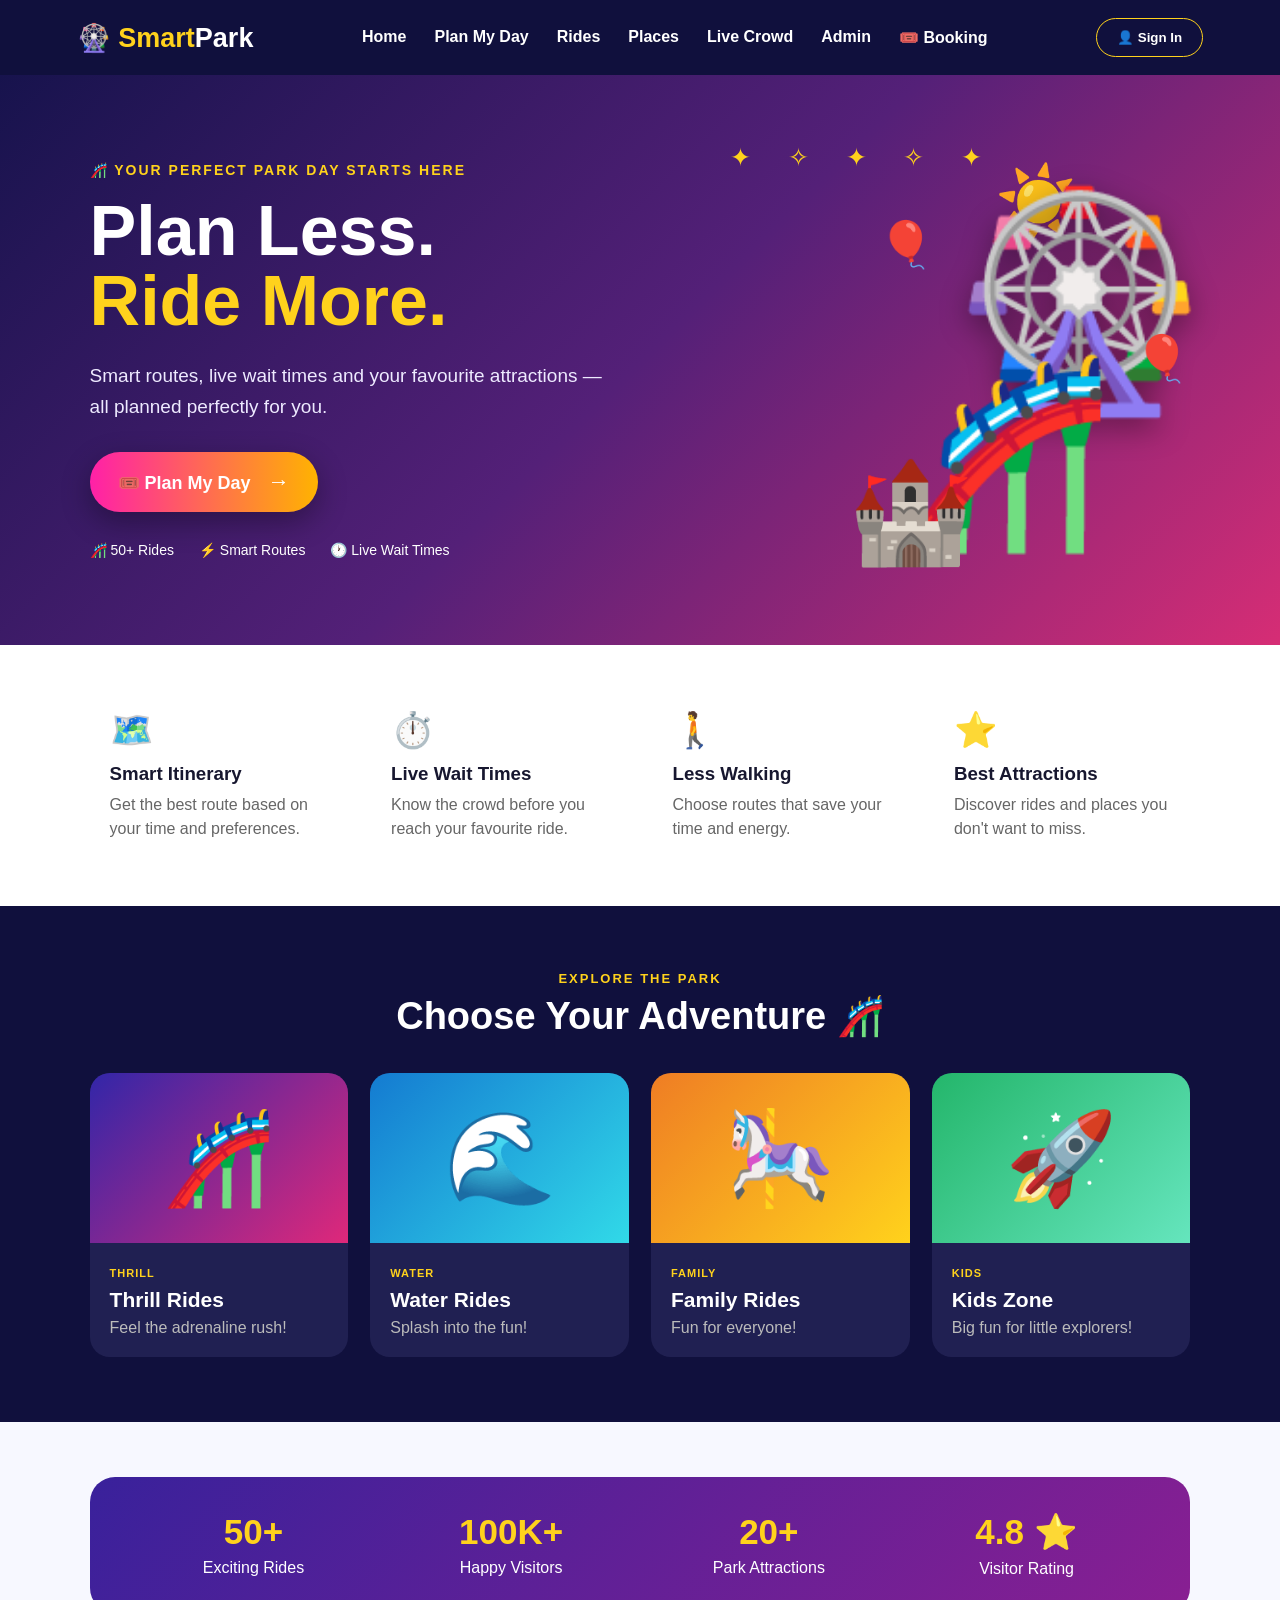
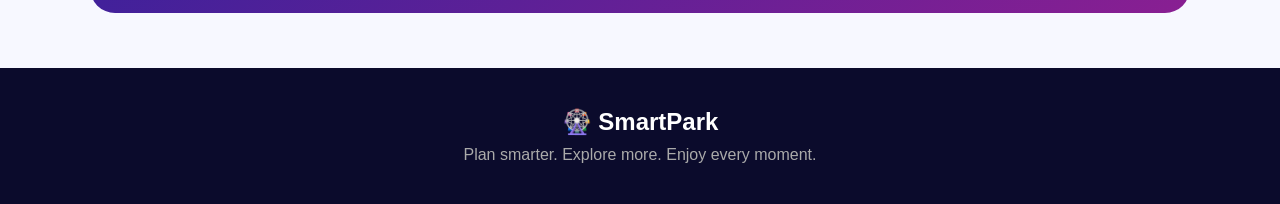
<file: index.html>
<!DOCTYPE html>
<html lang="en">
<head>
    <meta charset="UTF-8">
    <meta name="viewport" content="width=device-width, initial-scale=1.0">

    <title>SmartPark</title>

    <link rel="stylesheet" href="./style.css?v=2">
</head>

<body>

    <nav class="navbar">
        <div class="logo">
            🎡 <span>Smart</span>Park
        </div>

       <div class="nav-links">
    <a href="index.html">Home</a>
    <a href="plan.html">Plan My Day</a>
    <a href="all-rides.html">Rides</a>
    <a href="places.html">Places</a>
    <a href="live-crowd.html">Live Crowd</a>
    <a href="admin-dashboard.html">Admin</a>
    <a href="booking.html">🎟️ Booking</a>
</div>

        <button class="login-btn">👤 Sign In</button>
    </nav>


    <section class="hero">

        <div class="hero-content">

            <div class="small-title">
                🎢 YOUR PERFECT PARK DAY STARTS HERE
            </div>

            <h1>
                Plan Less.<br>
                <span>Ride More.</span>
            </h1>

            <p>
                Smart routes, live wait times and your favourite
                attractions — all planned perfectly for you.
            </p>

            <button class="main-btn" onclick="window.location.href='plan.html'">
    🎟️ Plan My Day <span>→</span>
</button>

            <div class="quick-info">
                <div>🎢 50+ Rides</div>
                <div>⚡ Smart Routes</div>
                <div>🕐 Live Wait Times</div>
            </div>

        </div>


        <div class="park-scene">

            <div class="sun">☀️</div>

            <div class="stars">✦ ✧ ✦ ✧ ✦</div>

            <div class="ferris-wheel">
                🎡
            </div>

            <div class="roller-coaster">
                🎢
            </div>

            <div class="castle">
                🏰
            </div>

            <div class="balloon balloon1">🎈</div>
            <div class="balloon balloon2">🎈</div>

        </div>

    </section>


    <section class="features">

        <div class="feature">
            <div class="feature-icon">🗺️</div>
            <h3>Smart Itinerary</h3>
            <p>Get the best route based on your time and preferences.</p>
        </div>

        <div class="feature">
            <div class="feature-icon">⏱️</div>
            <h3>Live Wait Times</h3>
            <p>Know the crowd before you reach your favourite ride.</p>
        </div>

        <div class="feature">
            <div class="feature-icon">🚶</div>
            <h3>Less Walking</h3>
            <p>Choose routes that save your time and energy.</p>
        </div>

        <div class="feature">
            <div class="feature-icon">⭐</div>
            <h3>Best Attractions</h3>
            <p>Discover rides and places you don't want to miss.</p>
        </div>

    </section>


    <section class="rides">

        <div class="section-heading">
            <p>EXPLORE THE PARK</p>
            <h2>Choose Your Adventure 🎢</h2>
        </div>

        <div class="ride-grid">

            <div class="ride-card thrill">
                <div class="ride-picture">🎢</div>
                <div class="ride-info">
                    <span>THRILL</span>
                    <h3>Thrill Rides</h3>
                    <p>Feel the adrenaline rush!</p>
                </div>
            </div>

            <div class="ride-card water">
                <div class="ride-picture">🌊</div>
                <div class="ride-info">
                    <span>WATER</span>
                    <h3>Water Rides</h3>
                    <p>Splash into the fun!</p>
                </div>
            </div>

            <div class="ride-card family">
                <div class="ride-picture">🎠</div>
                <div class="ride-info">
                    <span>FAMILY</span>
                    <h3>Family Rides</h3>
                    <p>Fun for everyone!</p>
                </div>
            </div>

            <div class="ride-card kids">
                <div class="ride-picture">🚀</div>
                <div class="ride-info">
                    <span>KIDS</span>
                    <h3>Kids Zone</h3>
                    <p>Big fun for little explorers!</p>
                </div>
            </div>

        </div>

    </section>


    <section class="stats">

        <div>
            <strong>50+</strong>
            <p>Exciting Rides</p>
        </div>

        <div>
            <strong>100K+</strong>
            <p>Happy Visitors</p>
        </div>

        <div>
            <strong>20+</strong>
            <p>Park Attractions</p>
        </div>

        <div>
            <strong>4.8 ⭐</strong>
            <p>Visitor Rating</p>
        </div>

    </section>


    <footer>
        <h2>🎡 SmartPark</h2>
        <p>Plan smarter. Explore more. Enjoy every moment.</p>
    </footer>

</body>
</html>
</file>
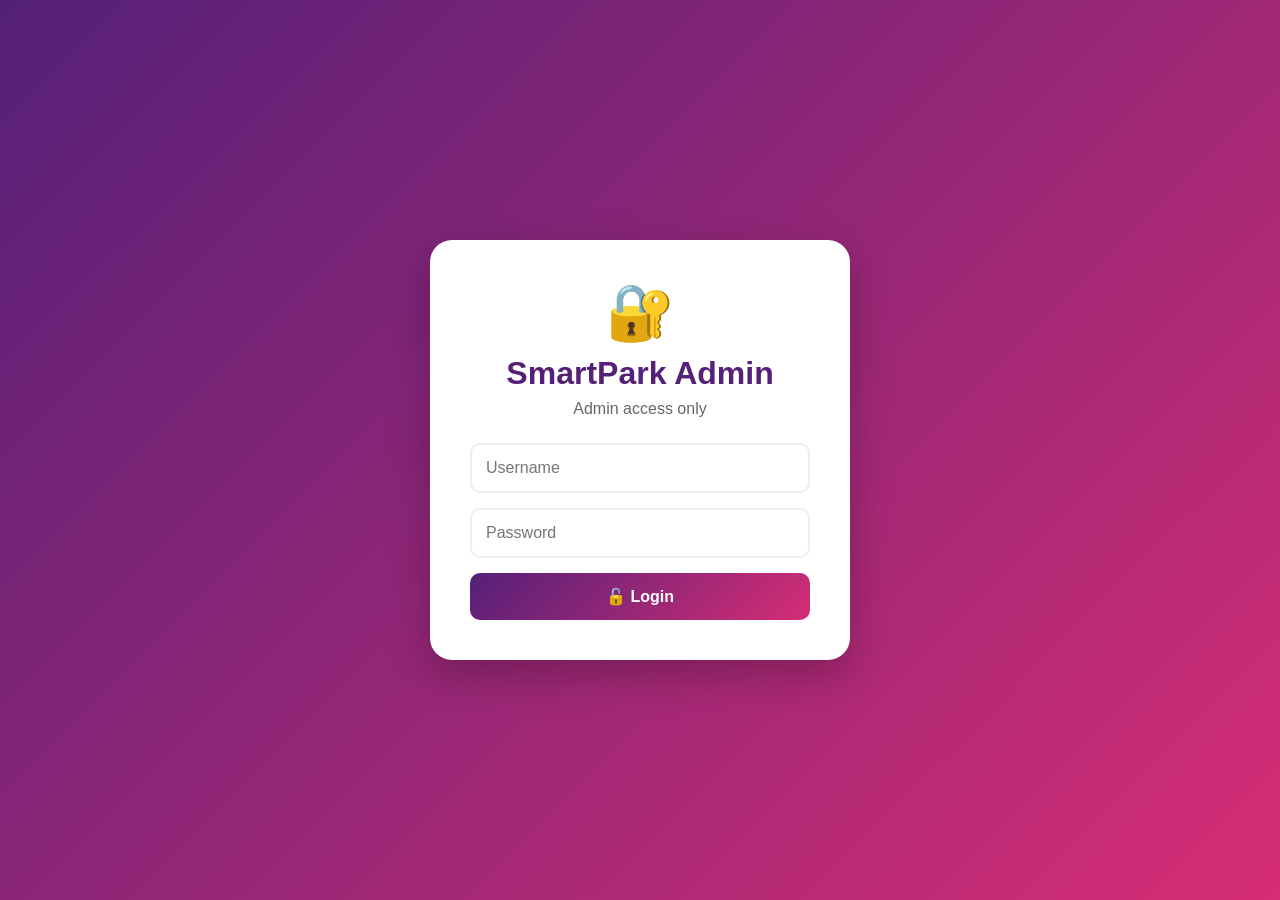
<file: admin-dashboard.html>
<!DOCTYPE html>
<html lang="en">

<head>
    <meta charset="UTF-8">
    <meta name="viewport" content="width=device-width, initial-scale=1.0">

    <title>Admin Dashboard - SmartPark</title>

    <link rel="stylesheet"
          href="https://vijayaranias16-png.github.io/SmartPark/style.css?v=16">

    <style>

        /* =========================
           ADMIN LOGIN
        ========================= */

        #loginPage {
            min-height: 100vh;
            display: flex;
            justify-content: center;
            align-items: center;
            background: linear-gradient(135deg, #542078, #d62d75);
            padding: 20px;
            box-sizing: border-box;
        }

        .login-card {
            background: white;
            width: 100%;
            max-width: 420px;
            padding: 40px;
            border-radius: 22px;
            box-shadow: 0 15px 40px rgba(0,0,0,0.25);
            text-align: center;
            box-sizing: border-box;
        }

        .login-icon {
            font-size: 55px;
            margin-bottom: 10px;
        }

        .login-card h1 {
            margin-bottom: 8px;
            color: #542078;
        }

        .login-card p {
            color: #666;
            margin-bottom: 25px;
        }

        .login-card input {
            width: 100%;
            padding: 14px;
            margin-bottom: 15px;
            border: 2px solid #eee;
            border-radius: 10px;
            box-sizing: border-box;
            font-size: 16px;
        }

        .login-card button {
            width: 100%;
            padding: 14px;
            border: none;
            border-radius: 10px;
            background: linear-gradient(135deg, #542078, #d62d75);
            color: white;
            font-size: 16px;
            font-weight: bold;
            cursor: pointer;
        }

        .login-error {
            color: #d62d75;
            font-weight: bold;
            margin-top: 15px;
            display: none;
        }

        /* =========================
           HIDE ADMIN UNTIL LOGIN
        ========================= */

        #adminPage {
            display: none;
        }

        .logout-btn {
            margin-left: 10px;
            padding: 8px 14px;
            border: none;
            border-radius: 8px;
            background: #d62d75;
            color: white;
            font-weight: bold;
            cursor: pointer;
        }

    </style>

</head>

<body>


<!-- ==================================================
     ADMIN LOGIN PAGE
================================================== -->

<div id="loginPage">

    <div class="login-card">

        <div class="login-icon">
            🔐
        </div>

        <h1>SmartPark Admin</h1>

        <p>Admin access only</p>

        <input
            type="text"
            id="adminUsername"
            placeholder="Username"
        >

        <input
            type="password"
            id="adminPassword"
            placeholder="Password"
        >

        <button onclick="adminLogin()">
            🔓 Login
        </button>

        <div
            id="loginError"
            class="login-error"
        >
            ❌ Invalid username or password
        </div>

    </div>

</div>



<!-- ==================================================
     ADMIN DASHBOARD
================================================== -->

<div id="adminPage">


<nav class="navbar">

    <div class="logo">
        🎢 <span>Smart</span>Park Admin
    </div>

    <div class="nav-links">

        <a href="index.html">
            Home
        </a>

        <a href="live-crowd.html">
            Live Crowd
        </a>

        <button
            class="logout-btn"
            onclick="adminLogout()"
        >
            Logout
        </button>

    </div>

</nav>



<div class="crowd-page">


    <!-- =========================
         HEADER
    ========================= -->

    <div class="crowd-header">

        <p>
            SMARTPARK CONTROL PANEL
        </p>

        <h1>
            👨‍💼 Admin Dashboard
        </h1>

        <span>
            Manage all ride crowd information
        </span>

    </div>



    <!-- =========================
         TICKET COUNT
    ========================= -->

    <div class="crowd-message">

        🎟️ Total Tickets Taken Today

        <br><br>

        <input
            type="number"
            id="ticketCount"
            value="0"
            min="0"
            style="
                padding:12px;
                border-radius:10px;
                border:2px solid #eee;
                width:150px;
                font-size:18px;
                text-align:center;
            "
        >

        <button
            onclick="updateTickets()"
            style="
                padding:12px 20px;
                margin-left:10px;
                border:none;
                border-radius:10px;
                background:#542078;
                color:white;
                font-weight:bold;
                cursor:pointer;
            "
        >
            Update
        </button>

    </div>



    <!-- =========================
         PARK SUMMARY
    ========================= -->

    <div class="crowd-summary">

        <div class="crowd-box">

            <strong id="tickets">
                0
            </strong>

            <small>
                Tickets Taken
            </small>

        </div>


        <div class="crowd-box">

            <strong id="crowdLevel">
                Low
            </strong>

            <small>
                Overall Crowd
            </small>

        </div>


        <div class="crowd-box">

            <strong id="lastUpdated">
                --
            </strong>

            <small>
                Last Updated
            </small>

        </div>

    </div>



    <div
        class="crowd-message"
        id="adminMessage"
    >
        📢 Update ticket count to see the crowd message.
    </div>



    <!-- =========================
         RIDES
    ========================= -->

    <div
        class="crowd-header"
        style="margin-top:40px;"
    >

        <p>
            RIDE MANAGEMENT
        </p>

        <h1 style="font-size:35px;">
            🎢 Update Ride Status
        </h1>

    </div>



    <div
        class="crowd-grid"
        id="adminRideGrid"
    ></div>



    <button
        class="crowd-back"
        onclick="window.location.href='index.html'"
    >
        ← Back to Home
    </button>


</div>

</div>



<!-- ==================================================
     PARK DATA
================================================== -->

<script src="park-data.js"></script>


<script>

/* ==================================================
   ADMIN LOGIN
================================================== */

function adminLogin() {

    const username =
        document.getElementById(
            "adminUsername"
        ).value.trim();

    const password =
        document.getElementById(
            "adminPassword"
        ).value;


    /*
       DEMO ADMIN CREDENTIALS
    */

    if (
        username === "admin" &&
        password === "smartpark123"
    ) {

        sessionStorage.setItem(
            "adminLoggedIn",
            "true"
        );

        document.getElementById(
            "loginPage"
        ).style.display = "none";

        document.getElementById(
            "adminPage"
        ).style.display = "block";


        loadRides();

        loadTicketData();

    }

    else {

        document.getElementById(
            "loginError"
        ).style.display = "block";

    }

}


/* ==================================================
   CHECK LOGIN
================================================== */

function checkAdminLogin() {

    const loggedIn =
        sessionStorage.getItem(
            "adminLoggedIn"
        );


    if (loggedIn === "true") {

        document.getElementById(
            "loginPage"
        ).style.display = "none";

        document.getElementById(
            "adminPage"
        ).style.display = "block";

    }

    else {

        document.getElementById(
            "loginPage"
        ).style.display = "flex";

        document.getElementById(
            "adminPage"
        ).style.display = "none";

    }

}


/* ==================================================
   LOGOUT
================================================== */

function adminLogout() {

    sessionStorage.removeItem(
        "adminLoggedIn"
    );

    location.reload();

}


/* ==================================================
   DISPLAY ALL RIDES
================================================== */

function loadRides() {

    const grid =
        document.getElementById(
            "adminRideGrid"
        );


    grid.innerHTML = "";


    if (
        !window.parkData ||
        !Array.isArray(window.parkData.rides)
    ) {

        grid.innerHTML =
            "<p>❌ Ride data not available.</p>";

        return;

    }


    window.parkData.rides.forEach(
        function(ride) {


            const saved =
                JSON.parse(
                    localStorage.getItem(
                        "ride_" + ride.id
                    )
                );


            const people =
                saved
                    ? saved.people
                    : 0;


            const wait =
                saved
                    ? saved.wait
                    : ride.wait;


            const crowd =
                saved
                    ? saved.crowd
                    : ride.crowd;


            const card =
                document.createElement(
                    "div"
                );


            card.className =
                "crowd-card";


            card.style.display =
                "block";


            card.innerHTML = `

                <div style="
                    display:flex;
                    align-items:center;
                    gap:15px;
                    margin-bottom:18px;
                ">

                    <div class="crowd-icon">
                        ${ride.icon}
                    </div>

                    <div class="crowd-info">

                        <h2>
                            ${ride.name}
                        </h2>

                        <p>
                            ${ride.type} Ride
                        </p>

                    </div>

                </div>


                <label style="
                    display:block;
                    margin-bottom:8px;
                    font-weight:bold;
                ">
                    👥 Current People
                </label>


                <input
                    type="number"
                    id="people_${ride.id}"
                    value="${people}"
                    min="0"
                    style="
                        width:100%;
                        padding:12px;
                        box-sizing:border-box;
                        border:2px solid #eee;
                        border-radius:10px;
                        margin-bottom:15px;
                    "
                >


                <label style="
                    display:block;
                    margin-bottom:8px;
                    font-weight:bold;
                ">
                    ⏱️ Wait Time (minutes)
                </label>


                <input
                    type="number"
                    id="wait_${ride.id}"
                    value="${wait}"
                    min="0"
                    style="
                        width:100%;
                        padding:12px;
                        box-sizing:border-box;
                        border:2px solid #eee;
                        border-radius:10px;
                        margin-bottom:15px;
                    "
                >


                <label style="
                    display:block;
                    margin-bottom:8px;
                    font-weight:bold;
                ">
                    👥 Crowd Status
                </label>


                <select
                    id="crowd_${ride.id}"
                    style="
                        width:100%;
                        padding:12px;
                        border:2px solid #eee;
                        border-radius:10px;
                        margin-bottom:15px;
                    "
                >

                    <option
                        value="Low"
                        ${crowd === "Low"
                            ? "selected"
                            : ""}
                    >
                        🟢 Low
                    </option>

                    <option
                        value="Medium"
                        ${crowd === "Medium"
                            ? "selected"
                            : ""}
                    >
                        🟡 Medium
                    </option>

                    <option
                        value="High"
                        ${crowd === "High"
                            ? "selected"
                            : ""}
                    >
                        🔴 High
                    </option>

                </select>


                <button
                    onclick="updateRide('${ride.id}')"
                    style="
                        width:100%;
                        padding:13px;
                        border:none;
                        border-radius:10px;
                        background:linear-gradient(
                            135deg,
                            #542078,
                            #d62d75
                        );
                        color:white;
                        font-weight:bold;
                        cursor:pointer;
                    "
                >
                    💾 Update ${ride.name}
                </button>

            `;


            grid.appendChild(card);

        }
    );

}


/* ==================================================
   UPDATE RIDE
================================================== */

function updateRide(id) {

    const people =
        Number(
            document.getElementById(
                "people_" + id
            ).value
        );


    const wait =
        Number(
            document.getElementById(
                "wait_" + id
            ).value
        );


    const crowd =
        document.getElementById(
            "crowd_" + id
        ).value;


    const rideData = {

        people: people,

        wait: wait,

        crowd: crowd

    };


    localStorage.setItem(
        "ride_" + id,
        JSON.stringify(rideData)
    );


    alert(
        "✅ Ride updated successfully!"
    );

}


/* ==================================================
   TICKET UPDATE
================================================== */

function updateTickets() {

    const count =
        Number(
            document.getElementById(
                "ticketCount"
            ).value
        );


    document.getElementById(
        "tickets"
    ).textContent = count;


    let level = "Low";

    let message = "";


    if (count < 100) {

        level = "Low";

        message =
            "🟢 Crowd is low! Visitors can enjoy the park comfortably.";

    }

    else if (count < 250) {

        level = "Medium";

        message =
            "🟡 Crowd is moderate. Visitors should plan their rides smartly.";

    }

    else {

        level = "High";

        message =
            "🔴 Crowd is high! Visitors may experience longer waiting times.";

    }


    document.getElementById(
        "crowdLevel"
    ).textContent = level;


    document.getElementById(
        "adminMessage"
    ).textContent = message;


    const now =
        new Date();


    const time =
        now.toLocaleTimeString();


    document.getElementById(
        "lastUpdated"
    ).textContent = time;


    localStorage.setItem(
        "ticketCount",
        count
    );


    localStorage.setItem(
        "crowdLevel",
        level
    );


    localStorage.setItem(
        "lastUpdated",
        time
    );


    localStorage.setItem(
        "crowdMessage",
        message
    );

}


/* ==================================================
   LOAD SAVED TICKETS
================================================== */

function loadTicketData() {

    const tickets =
        localStorage.getItem(
            "ticketCount"
        );


    const level =
        localStorage.getItem(
            "crowdLevel"
        );


    const time =
        localStorage.getItem(
            "lastUpdated"
        );


    const message =
        localStorage.getItem(
            "crowdMessage"
        );


    if (tickets !== null) {

        document.getElementById(
            "ticketCount"
        ).value = tickets;


        document.getElementById(
            "tickets"
        ).textContent = tickets;

    }


    if (level !== null) {

        document.getElementById(
            "crowdLevel"
        ).textContent = level;

    }


    if (time !== null) {

        document.getElementById(
            "lastUpdated"
        ).textContent = time;

    }


    if (message !== null) {

        document.getElementById(
            "adminMessage"
        ).textContent = message;

    }

}


/* ==================================================
   START
================================================== */

checkAdminLogin();

</script>

</body>
</html>
</file>
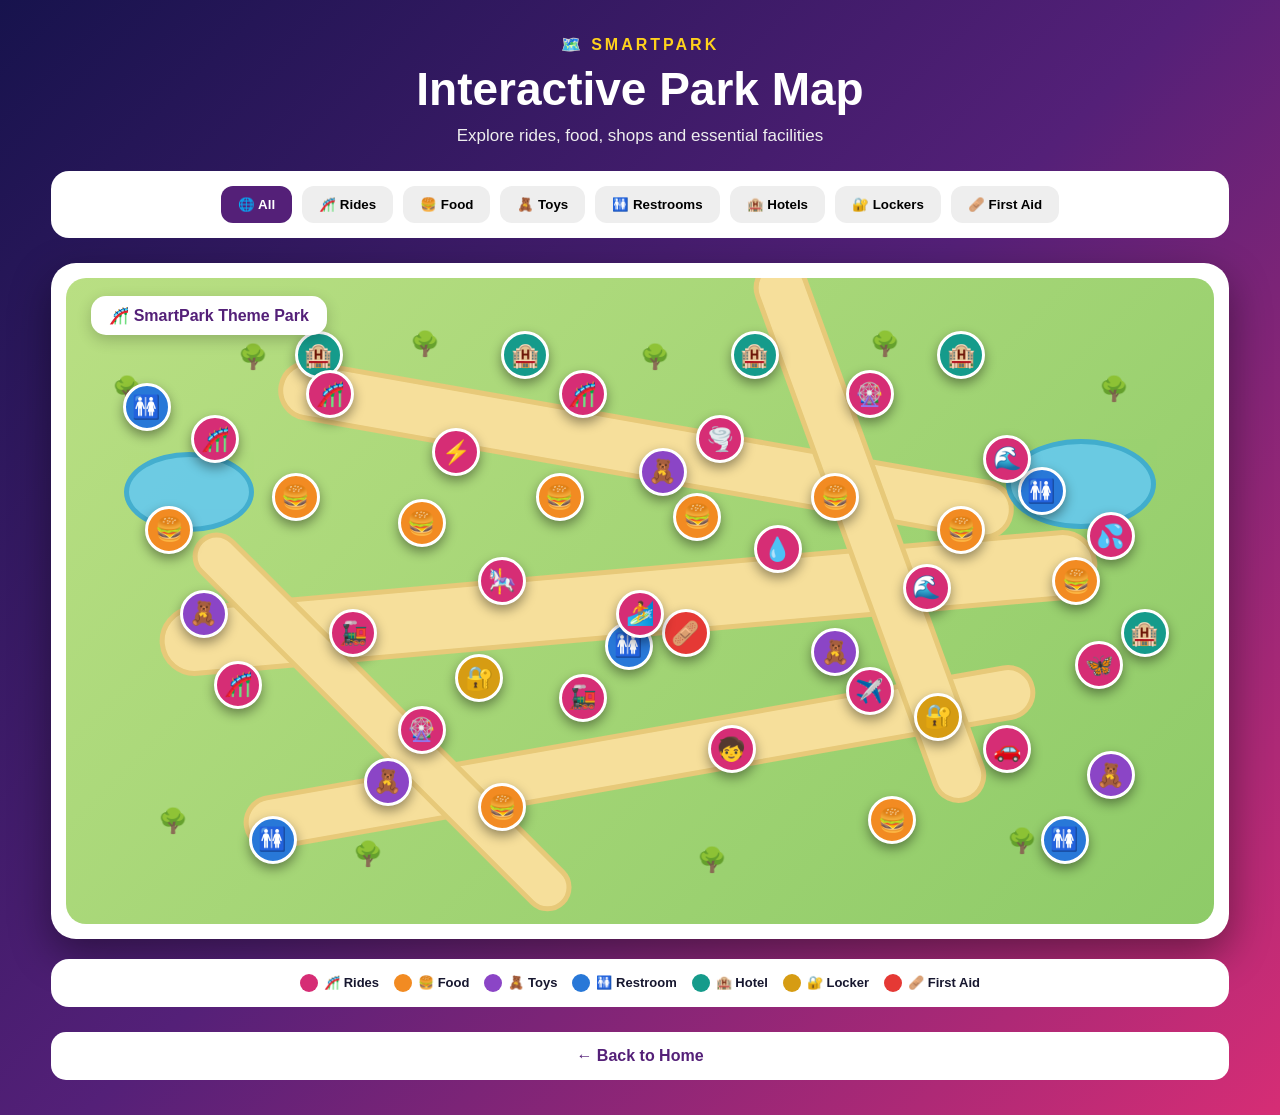
<file: all-rides.html>
<!DOCTYPE html>
<html lang="en">

<head>

    <meta charset="UTF-8">

    <meta name="viewport"
          content="width=device-width, initial-scale=1.0">

    <title>SmartPark Interactive Map</title>

    <link rel="stylesheet"
          href="https://vijayaranias16-png.github.io/SmartPark/style.css?v=17">

    <style>

        * {
            box-sizing: border-box;
        }

        body {
            margin: 0;
            font-family: Arial, sans-serif;
            background: #17134d;
        }

        /* =========================
           MAIN PAGE
        ========================= */

        .map-page {
            min-height: 100vh;
            padding: 35px 4%;
            background:
                linear-gradient(
                    135deg,
                    #17134d,
                    #542078,
                    #d62d75
                );
        }

        /* =========================
           HEADER
        ========================= */

        .map-header {
            text-align: center;
            color: white;
            margin-bottom: 25px;
        }

        .map-header p {
            color: #ffd21c;
            font-weight: bold;
            letter-spacing: 3px;
            margin-bottom: 8px;
        }

        .map-header h1 {
            margin: 0;
            font-size: 46px;
        }

        .map-header span {
            display: block;
            margin-top: 10px;
            color: #eee;
            font-size: 17px;
        }

        /* =========================
           CATEGORY FILTER
        ========================= */

        .category-bar {
            background: white;
            max-width: 1200px;
            margin: 0 auto 25px;
            padding: 15px;
            border-radius: 18px;

            display: flex;
            gap: 10px;
            justify-content: center;
            flex-wrap: wrap;
        }

        .category-btn {
            border: none;
            padding: 11px 17px;
            border-radius: 12px;
            background: #eee;
            cursor: pointer;
            font-weight: bold;
            transition: 0.2s;
        }

        .category-btn:hover {
            transform: translateY(-2px);
        }

        .category-btn.active {
            background: #542078;
            color: white;
        }

        /* =========================
           MAP CONTAINER
        ========================= */

        .map-wrapper {
            max-width: 1250px;
            margin: auto;
            background: white;
            padding: 15px;
            border-radius: 25px;
            box-shadow: 0 15px 40px #0006;
        }

        .park-map {
            position: relative;
            width: 100%;
            aspect-ratio: 16 / 9;
            min-height: 520px;
            overflow: hidden;
            border-radius: 20px;

            background:
                linear-gradient(
                    135deg,
                    #b9df83,
                    #8ecb68
                );
        }

        /* =========================
           PATHS
        ========================= */

        .path {
            position: absolute;
            background: #f6df9b;
            border: 5px solid #e7c979;
            border-radius: 50px;
        }

        .path-one {
            width: 82%;
            height: 70px;
            left: 8%;
            top: 45%;
            transform: rotate(-5deg);
        }

        .path-two {
            width: 65%;
            height: 60px;
            left: 18%;
            top: 22%;
            transform: rotate(10deg);
        }

        .path-three {
            width: 70%;
            height: 55px;
            left: 15%;
            top: 70%;
            transform: rotate(-10deg);
        }

        .path-four {
            width: 50%;
            height: 55px;
            left: 45%;
            top: 35%;
            transform: rotate(70deg);
        }

        .path-five {
            width: 45%;
            height: 48px;
            left: 5%;
            top: 65%;
            transform: rotate(45deg);
        }

        /* =========================
           MAP DECORATION
        ========================= */

        .tree {
            position: absolute;
            font-size: 24px;
            opacity: 0.85;
            pointer-events: none;
        }

        .t1 { left: 4%; top: 15%; }
        .t2 { left: 15%; top: 10%; }
        .t3 { left: 30%; top: 8%; }
        .t4 { left: 50%; top: 10%; }
        .t5 { left: 70%; top: 8%; }
        .t6 { left: 90%; top: 15%; }
        .t7 { left: 8%; top: 82%; }
        .t8 { left: 25%; top: 87%; }
        .t9 { left: 55%; top: 88%; }
        .t10 { left: 82%; top: 85%; }

        /* =========================
           WATER ZONES
        ========================= */

        .water-zone {
            position: absolute;
            background: #65c9ef;
            border: 5px solid #38a9d7;
            border-radius: 50%;
            opacity: 0.9;
        }

        .water-one {
            width: 130px;
            height: 80px;
            left: 5%;
            top: 27%;
        }

        .water-two {
            width: 150px;
            height: 90px;
            right: 5%;
            top: 25%;
        }

        /* =========================
           MAP TITLE
        ========================= */

        .map-title {
            position: absolute;
            top: 18px;
            left: 25px;

            background: white;
            padding: 10px 18px;
            border-radius: 15px;

            font-weight: bold;
            color: #542078;

            box-shadow: 0 5px 15px #0003;
            z-index: 20;
        }

        /* =========================
           MARKERS
        ========================= */

        .map-marker {
            position: absolute;

            width: 48px;
            height: 48px;

            border-radius: 50%;

            border: 3px solid white;

            display: flex;
            align-items: center;
            justify-content: center;

            font-size: 23px;

            cursor: pointer;

            box-shadow:
                0 5px 12px #0006;

            transform:
                translate(-50%, -50%);

            transition: 0.2s;

            z-index: 10;
        }

        .map-marker:hover {
            transform:
                translate(-50%, -50%)
                scale(1.18);

            z-index: 50;
        }

        .map-marker.selected {
            transform:
                translate(-50%, -50%)
                scale(1.3);

            border: 4px solid #ffd21c;
            z-index: 100;
        }

        .ride-marker {
            background: #d62d75;
        }

        .food-marker {
            background: #f28b22;
        }

        .toy-marker {
            background: #8b45c6;
        }

        .restroom-marker {
            background: #2878d8;
        }

        .hotel-marker {
            background: #159b8b;
        }

        .locker-marker {
            background: #d69c13;
        }

        .firstaid-marker {
            background: #e53935;
        }

        /* =========================
           MARKER NUMBER
        ========================= */

        .marker-number {
            position: absolute;

            right: -7px;
            top: -9px;

            width: 20px;
            height: 20px;

            border-radius: 50%;

            background: white;

            color: #542078;

            font-size: 11px;
            font-weight: bold;

            display: flex;
            align-items: center;
            justify-content: center;
        }

        /* =========================
           DETAILS PANEL
        ========================= */

        .details-panel {
            max-width: 1200px;
            margin: 25px auto 0;

            background: white;

            border-radius: 22px;

            padding: 25px;

            display: none;

            box-shadow: 0 12px 30px #0005;
        }

        .details-panel.show {
            display: block;
        }

        .details-header {
            display: flex;
            justify-content: space-between;
            align-items: center;
            gap: 15px;

            border-bottom: 1px solid #eee;

            padding-bottom: 15px;
        }

        .details-title {
            color: #542078;
        }

        .details-title h2 {
            margin: 0 0 5px;
        }

        .details-title p {
            margin: 0;
            color: #777;
        }

        .close-details {
            border: none;
            background: #eee;
            width: 40px;
            height: 40px;
            border-radius: 50%;
            cursor: pointer;
            font-size: 20px;
        }

        .detail-body {
            display: grid;
            grid-template-columns: 260px 1fr;
            gap: 25px;
            margin-top: 20px;
        }

        .detail-image {
            width: 100%;
            height: 180px;
            object-fit: cover;
            border-radius: 15px;
        }

        .detail-icon-box {
            height: 180px;
            border-radius: 15px;

            display: flex;
            justify-content: center;
            align-items: center;

            background: #f4f0fa;

            font-size: 70px;
        }

        .detail-info {
            color: #333;
        }

        .detail-info h3 {
            margin-top: 0;
            color: #542078;
        }

        /* =========================
           NEARBY SECTION
        ========================= */

        .nearby-section {
            margin-top: 25px;
        }

        .nearby-section h3 {
            color: #542078;
            margin-bottom: 12px;
        }

        .nearby-grid {
            display: grid;
            grid-template-columns:
                repeat(3, 1fr);

            gap: 12px;
        }

        .nearby-card {
            border: 2px solid #eee;
            border-radius: 15px;
            padding: 15px;

            cursor: pointer;

            background: #fafafa;

            transition: 0.2s;
        }

        .nearby-card:hover {
            border-color: #542078;
            transform: translateY(-3px);
        }

        .nearby-card strong {
            color: #542078;
        }

        .nearby-distance {
            color: #777;
            font-size: 13px;
            margin-top: 5px;
        }

        /* =========================
           LEGEND
        ========================= */

        .legend {
            max-width: 1200px;
            margin: 20px auto 0;

            background: white;

            padding: 15px;

            border-radius: 18px;

            display: flex;
            gap: 15px;
            justify-content: center;
            flex-wrap: wrap;
        }

        .legend-item {
            display: flex;
            align-items: center;
            gap: 6px;

            font-size: 13px;
            font-weight: bold;
        }

        .legend-dot {
            width: 18px;
            height: 18px;
            border-radius: 50%;
        }

        /* =========================
           BACK BUTTON
        ========================= */

        .back-home {
            display: block;

            max-width: 1200px;

            margin: 25px auto 0;

            padding: 15px;

            background: white;

            color: #542078;

            text-align: center;

            text-decoration: none;

            border-radius: 15px;

            font-weight: bold;
        }

        /* =========================
           MOBILE
        ========================= */

        @media (max-width: 800px) {

            .map-header h1 {
                font-size: 34px;
            }

            .park-map {
                min-height: 450px;
            }

            .map-marker {
                width: 38px;
                height: 38px;
                font-size: 18px;
            }

            .detail-body {
                grid-template-columns: 1fr;
            }

            .nearby-grid {
                grid-template-columns: 1fr;
            }

        }

    </style>

</head>


<body>


<div class="map-page">


    <!-- =========================
         HEADER
    ========================= -->

    <div class="map-header">

        <p>🗺️ SMARTPARK</p>

        <h1>
            Interactive Park Map
        </h1>

        <span>
            Explore rides, food, shops and essential facilities
        </span>

    </div>



    <!-- =========================
         FILTER
    ========================= -->

    <div class="category-bar">

        <button
            class="category-btn active"
            onclick="filterCategory('All', this)">
            🌐 All
        </button>

        <button
            class="category-btn"
            onclick="filterCategory('Ride', this)">
            🎢 Rides
        </button>

        <button
            class="category-btn"
            onclick="filterCategory('Food', this)">
            🍔 Food
        </button>

        <button
            class="category-btn"
            onclick="filterCategory('Toy', this)">
            🧸 Toys
        </button>

        <button
            class="category-btn"
            onclick="filterCategory('Restroom', this)">
            🚻 Restrooms
        </button>

        <button
            class="category-btn"
            onclick="filterCategory('Hotel', this)">
            🏨 Hotels
        </button>

        <button
            class="category-btn"
            onclick="filterCategory('Locker', this)">
            🔐 Lockers
        </button>

        <button
            class="category-btn"
            onclick="filterCategory('FirstAid', this)">
            🩹 First Aid
        </button>

    </div>



    <!-- =========================
         MAP
    ========================= -->

    <div class="map-wrapper">

        <div
            class="park-map"
            id="parkMap">

            <div class="map-title">
                🎢 SmartPark Theme Park
            </div>


            <div class="path path-one"></div>
            <div class="path path-two"></div>
            <div class="path path-three"></div>
            <div class="path path-four"></div>
            <div class="path path-five"></div>


            <div class="water-zone water-one"></div>
            <div class="water-zone water-two"></div>


            <div class="tree t1">🌳</div>
            <div class="tree t2">🌳</div>
            <div class="tree t3">🌳</div>
            <div class="tree t4">🌳</div>
            <div class="tree t5">🌳</div>
            <div class="tree t6">🌳</div>
            <div class="tree t7">🌳</div>
            <div class="tree t8">🌳</div>
            <div class="tree t9">🌳</div>
            <div class="tree t10">🌳</div>

        </div>

    </div>



    <!-- =========================
         DETAILS
    ========================= -->

    <div
        class="details-panel"
        id="detailsPanel">

        <div class="details-header">

            <div class="details-title">

                <h2 id="detailName">
                    Location
                </h2>

                <p id="detailCategory">
                    Category
                </p>

            </div>

            <button
                class="close-details"
                onclick="closeDetails()">
                ×
            </button>

        </div>


        <div class="detail-body">

            <div id="detailVisual"></div>

            <div class="detail-info">

                <h3>
                    📍 Location Details
                </h3>

                <p id="detailDescription"></p>

            </div>

        </div>


        <div class="nearby-section">

            <h3>
                📍 Nearby Locations
            </h3>

            <div
                class="nearby-grid"
                id="nearbyGrid">
            </div>

        </div>

    </div>



    <!-- =========================
         LEGEND
    ========================= -->

    <div class="legend">

        <div class="legend-item">
            <span
                class="legend-dot ride-marker">
            </span>
            🎢 Rides
        </div>

        <div class="legend-item">
            <span
                class="legend-dot food-marker">
            </span>
            🍔 Food
        </div>

        <div class="legend-item">
            <span
                class="legend-dot toy-marker">
            </span>
            🧸 Toys
        </div>

        <div class="legend-item">
            <span
                class="legend-dot restroom-marker">
            </span>
            🚻 Restroom
        </div>

        <div class="legend-item">
            <span
                class="legend-dot hotel-marker">
            </span>
            🏨 Hotel
        </div>

        <div class="legend-item">
            <span
                class="legend-dot locker-marker">
            </span>
            🔐 Locker
        </div>

        <div class="legend-item">
            <span
                class="legend-dot firstaid-marker">
            </span>
            🩹 First Aid
        </div>

    </div>



    <a
        href="index.html"
        class="back-home">

        ← Back to Home

    </a>


</div>



<script src="park-data.js"></script>


<script>

/* ==================================================
   LOCATION DATA
================================================== */

const locations = [];


/* ==================================================
   RIDE DATA
================================================== */

function loadRides() {

    if (
        !window.parkData ||
        !Array.isArray(window.parkData.rides)
    ) {

        console.error(
            "park-data.js rides not found"
        );

        return;

    }


    const ridePositions = [

        [13, 25],
        [23, 18],
        [34, 27],
        [45, 18],
        [57, 25],

        [70, 18],
        [82, 28],
        [91, 40],
        [75, 48],
        [62, 42],

        [50, 52],
        [38, 47],
        [25, 55],
        [15, 63],
        [31, 70],

        [45, 65],
        [58, 73],
        [70, 64],
        [82, 73],
        [90, 60]

    ];


    window.parkData.rides.forEach(
        function(ride, index) {

            const position =
                ridePositions[index] ||
                [50, 50];


            locations.push({

                id:
                    "ride-" +
                    ride.id,

                name:
                    ride.name,

                category:
                    "Ride",

                icon:
                    ride.icon || "🎢",

                x:
                    position[0],

                y:
                    position[1],

                image:
                    ride.image || "",

                description:
                    ride.type +
                    " Ride • " +
                    ride.wait +
                    " min wait • " +
                    ride.crowd +
                    " crowd"

            });

        }
    );

}


/* ==================================================
   FOOD SHOPS - 10
================================================== */

const foodShops = [

    "Madurai Mess",
    "Chennai Tiffin Corner",
    "Kongu Kitchen",
    "Chettinad Treats",
    "Kaveri Food Court",
    "Marina Snacks",
    "Amma's Kitchen",
    "Tamil Virundhu",
    "Jigarthanda Junction",
    "Filter Coffee House"

];


const foodPositions = [

    [9, 39],
    [20, 34],
    [31, 38],
    [43, 34],
    [55, 37],
    [67, 34],
    [78, 39],
    [88, 47],
    [38, 82],
    [72, 84]

];


foodShops.forEach(
    function(name, index) {

        locations.push({

            id:
                "food-" + (index + 1),

            name:
                name,

            category:
                "Food",

            icon:
                "🍔",

            x:
                foodPositions[index][0],

            y:
                foodPositions[index][1],

            description:
                "Food shop serving refreshments and park meals."

        });

    }
);


/* ==================================================
   TOY SHOPS - 5
================================================== */

const toyShops = [

    "Kutty World",
    "Chinna Toys",
    "Tamilan Toy Hub",
    "Little Star Toys",
    "Bommai Veedu"

];


const toyPositions = [

    [12, 52],
    [28, 78],
    [52, 30],
    [67, 58],
    [91, 77]

];


toyShops.forEach(
    function(name, index) {

        locations.push({

            id:
                "toy-" + (index + 1),

            name:
                name,

            category:
                "Toy",

            icon:
                "🧸",

            x:
                toyPositions[index][0],

            y:
                toyPositions[index][1],

            description:
                "Toy shop with gifts and fun park souvenirs."

        });

    }
);


/* ==================================================
   RESTROOMS - 5
================================================== */

const restrooms = [

    "North Gate Restroom",
    "South Gate Restroom",
    "Central Park Restroom",
    "Water Zone Restroom",
    "Kids Zone Restroom"

];


const restroomPositions = [

    [7, 20],
    [18, 87],
    [49, 57],
    [85, 33],
    [87, 87]

];


restrooms.forEach(
    function(name, index) {

        locations.push({

            id:
                "restroom-" +
                (index + 1),

            name:
                name,

            category:
                "Restroom",

            icon:
                "🚻",

            x:
                restroomPositions[index][0],

            y:
                restroomPositions[index][1],

            description:
                "Restroom facility for park visitors."

        });

    }
);


/* ==================================================
   HOTELS - 5
================================================== */

const hotels = [

    "Vaigai Residency",
    "Marina Stay",
    "Madurai Comfort Inn",
    "Kaveri Residency",
    "Jasmine Residency"

];


const hotelPositions = [

    [22, 12],
    [40, 12],
    [60, 12],
    [78, 12],
    [94, 55]

];


hotels.forEach(
    function(name, index) {

        locations.push({

            id:
                "hotel-" +
                (index + 1),

            name:
                name,

            category:
                "Hotel",

            icon:
                "🏨",

            x:
                hotelPositions[index][0],

            y:
                hotelPositions[index][1],

            description:
                "Comfortable stay facility for park visitors."

        });

    }
);


/* ==================================================
   LOCKERS - 2
================================================== */

const lockerPositions = [

    [36, 62],
    [76, 68]

];


lockerPositions.forEach(
    function(position, index) {

        locations.push({

            id:
                "locker-" +
                (index + 1),

            name:
                "Smart Locker " +
                (index + 1),

            category:
                "Locker",

            icon:
                "🔐",

            x:
                position[0],

            y:
                position[1],

            description:
                "Secure locker facility for visitor belongings."

        });

    }
);


/* ==================================================
   FIRST AID - 1
================================================== */

locations.push({

    id:
        "firstaid-1",

    name:
        "SmartPark First Aid",

    category:
        "FirstAid",

    icon:
        "🩹",

    x:
        54,

    y:
        55,

    description:
        "First aid facility for basic visitor assistance."

});


/* ==================================================
   CREATE MARKERS
================================================== */

function createMarkers() {

    const map =
        document.getElementById(
            "parkMap"
        );


    locations.forEach(
        function(location) {

            const marker =
                document.createElement(
                    "button"
                );


            marker.className =
                "map-marker " +
                getMarkerClass(
                    location.category
                );


            marker.style.left =
                location.x + "%";


            marker.style.top =
                location.y + "%";


            marker.innerHTML = `

                ${location.icon}

            `;


            marker.title =
                location.name;


            marker.onclick =
                function() {

                    selectLocation(
                        location.id
                    );

                };


            marker.dataset.id =
                location.id;


            map.appendChild(marker);

        }
    );

}


/* ==================================================
   MARKER COLOR
================================================== */

function getMarkerClass(category) {

    if (category === "Ride")
        return "ride-marker";

    if (category === "Food")
        return "food-marker";

    if (category === "Toy")
        return "toy-marker";

    if (category === "Restroom")
        return "restroom-marker";

    if (category === "Hotel")
        return "hotel-marker";

    if (category === "Locker")
        return "locker-marker";

    if (category === "FirstAid")
        return "firstaid-marker";

    return "";

}


/* ==================================================
   SELECT LOCATION
================================================== */

function selectLocation(id) {

    const location =
        locations.find(
            function(item) {

                return item.id === id;

            }
        );


    if (!location)
        return;


    /* remove previous selected */

    document
        .querySelectorAll(
            ".map-marker"
        )
        .forEach(
            function(marker) {

                marker.classList.remove(
                    "selected"
                );

            }
        );


    /* select current */

    const selectedMarker =
        document.querySelector(
            `[data-id="${id}"]`
        );


    if (selectedMarker) {

        selectedMarker.classList.add(
            "selected"
        );

    }


    /* details */

    document.getElementById(
        "detailName"
    ).textContent =
        location.icon +
        " " +
        location.name;


    document.getElementById(
        "detailCategory"
    ).textContent =
        location.category;


    document.getElementById(
        "detailDescription"
    ).textContent =
        location.description;


    /* visual */

    const visual =
        document.getElementById(
            "detailVisual"
        );


    if (
        location.category === "Ride" &&
        location.image
    ) {

        visual.innerHTML = `

            <img
                class="detail-image"
                src="${location.image}"
                alt="${location.name}"
            >

        `;

    }

    else {

        visual.innerHTML = `

            <div class="detail-icon-box">

                ${location.icon}

            </div>

        `;

    }


    /* nearby */

    showNearby(location);


    /* panel */

    document.getElementById(
        "detailsPanel"
    ).classList.add(
        "show"
    );


    document.getElementById(
        "detailsPanel"
    ).scrollIntoView({

        behavior: "smooth",

        block: "nearest"

    });

}


/* ==================================================
   NEARBY LOCATIONS
================================================== */

function showNearby(current) {

    const nearbyGrid =
        document.getElementById(
            "nearbyGrid"
        );


    const nearby =
        locations

            .filter(
                function(item) {

                    return item.id !==
                        current.id;

                }
            )

            .map(
                function(item) {

                    const dx =
                        item.x -
                        current.x;

                    const dy =
                        item.y -
                        current.y;

                    const distance =
                        Math.sqrt(
                            dx * dx +
                            dy * dy
                        );


                    return {

                        location:
                            item,

                        distance:
                            distance

                    };

                }
            )

            .sort(
                function(a, b) {

                    return a.distance -
                        b.distance;

                }
            )

            .slice(0, 3);


    nearbyGrid.innerHTML = "";


    nearby.forEach(
        function(item) {

            const card =
                document.createElement(
                    "div"
                );


            card.className =
                "nearby-card";


            const estimatedDistance =
                Math.round(
                    item.distance * 12
                );


            card.innerHTML = `

                <strong>

                    ${item.location.icon}
                    ${item.location.name}

                </strong>

                <div class="nearby-distance">

                    📍 Approximately
                    ${estimatedDistance} m away

                </div>

                <div class="nearby-distance">

                    ${item.location.category}

                </div>

            `;


            card.onclick =
                function() {

                    selectLocation(
                        item.location.id
                    );

                };


            nearbyGrid.appendChild(
                card
            );

        }
    );

}


/* ==================================================
   FILTER
================================================== */

function filterCategory(
    category,
    button
) {

    document
        .querySelectorAll(
            ".category-btn"
        )
        .forEach(
            function(btn) {

                btn.classList.remove(
                    "active"
                );

            }
        );


    button.classList.add(
        "active"
    );


    document
        .querySelectorAll(
            ".map-marker"
        )
        .forEach(
            function(marker) {

                const id =
                    marker.dataset.id;


                const location =
                    locations.find(
                        function(item) {

                            return item.id === id;

                        }
                    );


                if (
                    category === "All" ||
                    location.category === category
                ) {

                    marker.style.display =
                        "flex";

                }

                else {

                    marker.style.display =
                        "none";

                }

            }
        );

}


/* ==================================================
   CLOSE DETAILS
================================================== */

function closeDetails() {

    document.getElementById(
        "detailsPanel"
    ).classList.remove(
        "show"
    );


    document
        .querySelectorAll(
            ".map-marker"
        )
        .forEach(
            function(marker) {

                marker.classList.remove(
                    "selected"
                );

            }
        );

}


/* ==================================================
   START
================================================== */

loadRides();

createMarkers();

</script>


</body>

</html>
</file>
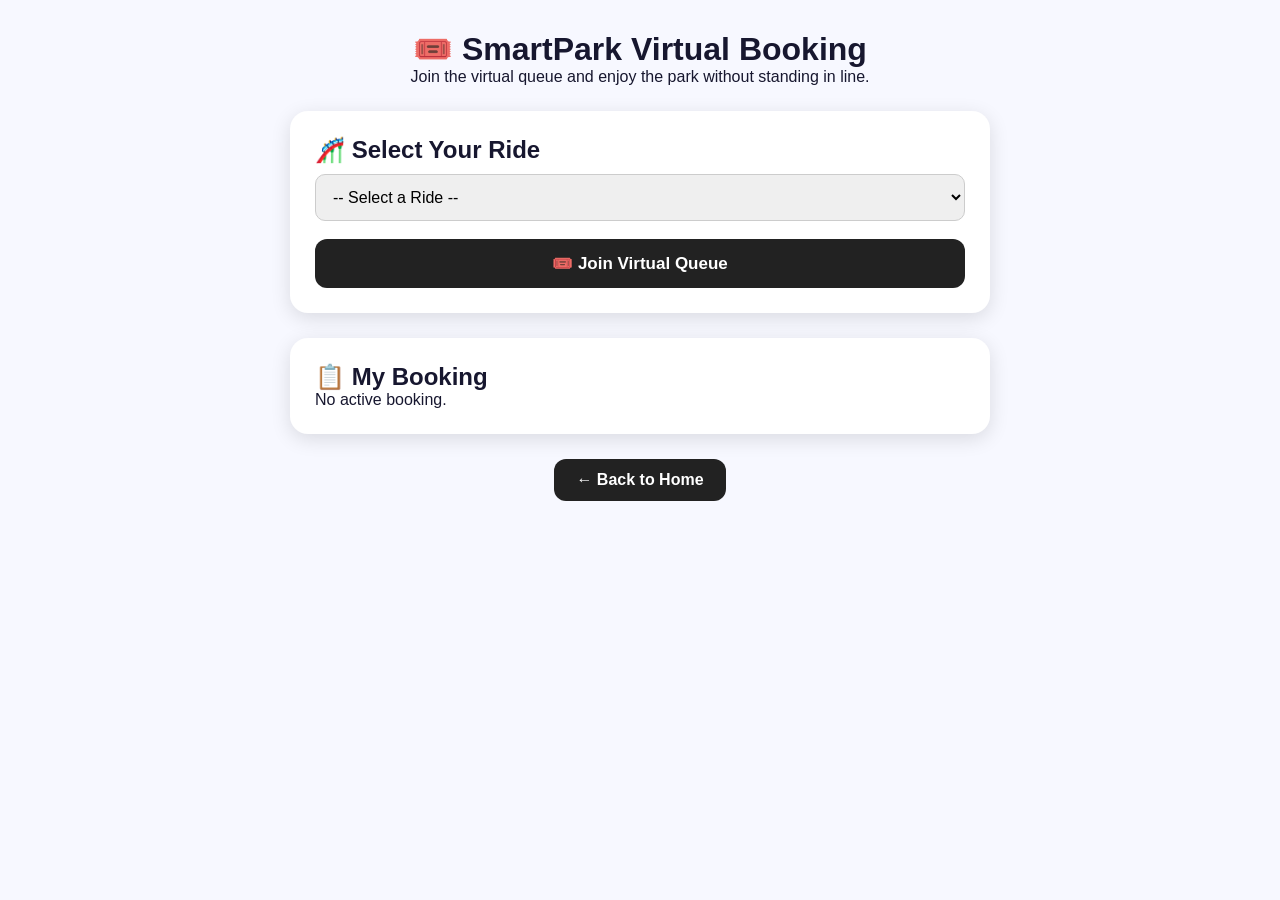
<file: booking.html>
<!DOCTYPE html>
<html lang="en">

<head>
    <meta charset="UTF-8">
    <meta name="viewport" content="width=device-width, initial-scale=1.0">

    <title>SmartPark Booking</title>

    <link rel="stylesheet"
        href="https://vijayaranias16-png.github.io/SmartPark/style.css?v=20">

    <style>
        .booking-page {
            min-height: 100vh;
            padding: 30px 20px;
        }

        .booking-header {
            text-align: center;
            margin-bottom: 25px;
        }

        .booking-card,
        .my-booking {
            max-width: 700px;
            margin: 0 auto 25px;
            background: white;
            padding: 25px;
            border-radius: 18px;
            box-shadow: 0 5px 20px rgba(0,0,0,.12);
        }

        select {
            width: 100%;
            padding: 13px;
            border-radius: 10px;
            border: 1px solid #ccc;
            margin: 10px 0 18px;
            font-size: 16px;
        }

        .ride-status {
            padding: 15px;
            border-radius: 12px;
            background: #f5f5f5;
            margin-bottom: 15px;
            display: none;
        }

        .ride-status.show {
            display: block;
        }

        .join-btn {
            width: 100%;
            padding: 14px;
            border: none;
            border-radius: 12px;
            background: #222;
            color: white;
            font-size: 17px;
            font-weight: bold;
            cursor: pointer;
        }

        .booking-result {
            display: none;
            margin-top: 20px;
            padding: 20px;
            border-radius: 15px;
            background: #f1f8f3;
            text-align: center;
        }

        .booking-result.show {
            display: block;
        }

        .queue-number {
            font-size: 35px;
            font-weight: bold;
            margin: 10px 0;
        }

        .cancel-btn {
            margin-top: 15px;
            padding: 10px 18px;
            border: none;
            border-radius: 10px;
            background: #d9534f;
            color: white;
            cursor: pointer;
        }

        .booking-item {
            padding: 18px;
            border-radius: 15px;
            background: #f7f7f7;
        }

        .low {
            color: green;
            font-weight: bold;
        }

        .medium {
            color: #b07800;
            font-weight: bold;
        }

        .high {
            color: red;
            font-weight: bold;
        }

        .back-home {
            display: block;
            width: fit-content;
            margin: 25px auto;
            padding: 12px 22px;
            background: #222;
            color: white;
            text-decoration: none;
            border-radius: 12px;
            font-weight: bold;
        }
    </style>
</head>

<body>

<div class="booking-page">

    <div class="booking-header">

        <h1>🎟️ SmartPark Virtual Booking</h1>

        <p>
            Join the virtual queue and enjoy the park without standing in line.
        </p>

    </div>


    <div class="booking-card">

        <h2>🎢 Select Your Ride</h2>

        <select id="rideSelect"
                onchange="showRideStatus()">

            <option value="">
                -- Select a Ride --
            </option>

        </select>


        <div id="rideStatus"
             class="ride-status">

            <strong id="statusRide"></strong>

            <p>
                ⏱️ Current Wait:
                <strong id="statusWait"></strong>
            </p>

            <p>
                👥 Current Crowd:
                <strong id="statusCrowd"></strong>
            </p>

            <small>
                🔄 Updated from Admin Dashboard
            </small>

        </div>


        <button class="join-btn"
                onclick="joinQueue()">

            🎟️ Join Virtual Queue

        </button>


        <div id="bookingResult"
             class="booking-result">

            <h2>✅ Queue Joined!</h2>

            <p id="bookedRide"></p>

            <div class="queue-number"
                 id="queueNumber">
                A00
            </div>

            <p>
                Your Queue Number
            </p>

            <p>
                ⏱️ Current Wait:
                <strong id="estimatedTime"></strong>
            </p>

            <p>
                👥 Crowd:
                <strong id="bookedCrowd"></strong>
            </p>

            <p>
                🔔 Status:
                <strong>Waiting</strong>
            </p>

            <button class="cancel-btn"
                    onclick="cancelQueue()">

                ❌ Cancel Queue

            </button>

        </div>

    </div>


    <div class="my-booking">

        <h2>📋 My Booking</h2>

        <div id="myBooking">
            No active booking.
        </div>

    </div>


    <a href="index.html"
       class="back-home">

        ← Back to Home

    </a>

</div>


<script>

/* ==========================================
   RIDE DATA
========================================== */

const rides = [

    {id:1,name:"Vaigai Vortex",wait:10,crowd:"Low"},
    {id:2,name:"Chola Coaster",wait:18,crowd:"Medium"},
    {id:3,name:"Madurai Thunder",wait:22,crowd:"High"},
    {id:4,name:"Marina Rush",wait:15,crowd:"Medium"},
    {id:5,name:"Kaveri Cyclone",wait:25,crowd:"High"},
    {id:6,name:"Tamilan Twist",wait:12,crowd:"Low"},

    {id:7,name:"Vaigai Rapids",wait:25,crowd:"High"},
    {id:8,name:"Kaveri Splash",wait:20,crowd:"Medium"},
    {id:9,name:"Marina Wave",wait:30,crowd:"High"},
    {id:10,name:"Cauvery Falls",wait:14,crowd:"Low"},
    {id:11,name:"Tamil Nadu Aqua Ride",wait:18,crowd:"Medium"},

    {id:12,name:"Meenakshi Carousel",wait:8,crowd:"Low"},
    {id:13,name:"Temple Town Train",wait:12,crowd:"Low"},
    {id:14,name:"Kovil Oorla Ride",wait:16,crowd:"Medium"},
    {id:15,name:"Jasmine Wheel",wait:10,crowd:"Low"},
    {id:16,name:"Pongal Express",wait:15,crowd:"Medium"},

    {id:17,name:"Kutty Chutti Ride",wait:7,crowd:"Low"},
    {id:18,name:"Little Tamilan Flyers",wait:9,crowd:"Low"},
    {id:19,name:"Chinna Chinna Cars",wait:11,crowd:"Medium"},
    {id:20,name:"Butterfly Garden Ride",wait:6,crowd:"Low"}

];


/* ==========================================
   LOAD RIDES
========================================== */

function loadRides() {

    const select =
        document.getElementById("rideSelect");

    rides.forEach(ride => {

        const option =
            document.createElement("option");

        option.value = ride.id;

        option.textContent =
            "🎢 " + ride.name;

        select.appendChild(option);

    });

}


/* ==========================================
   GET ADMIN DATA
========================================== */

function getRideData(ride) {

    const saved =
        localStorage.getItem(
            "ride_" + ride.id
        );

    if (saved) {

        try {

            const data =
                JSON.parse(saved);

            return {

                ...ride,

                wait:
                    data.wait !== undefined
                        ? Number(data.wait)
                        : ride.wait,

                crowd:
                    data.crowd ||
                    ride.crowd

            };

        } catch (error) {

            return ride;

        }

    }

    return ride;

}


/* ==========================================
   GET CROWD COUNT
========================================== */

function getCrowdCount(rideId) {

    const saved =
        localStorage.getItem(
            "ride_" + rideId
        );

    if (!saved) {
        return 0;
    }

    try {

        const data =
            JSON.parse(saved);

        return Number(
            data.people || 0
        );

    } catch (error) {

        return 0;

    }

}


/* ==========================================
   UPDATE RIDE AFTER BOOKING
========================================== */

function updateRideCrowd(ride) {

    const current =
        localStorage.getItem(
            "ride_" + ride.id
        );

    let data = {};

    if (current) {

        try {
            data = JSON.parse(current);
        } catch (error) {
            data = {};
        }

    }


    /* +1 PERSON */

    const oldPeople =
        Number(data.people || 0);

    const newPeople =
        oldPeople + 1;


    /*
       WAIT TIME ALSO INCREASES
       SLIGHTLY FOR DEMO
    */

    const oldWait =
        data.wait !== undefined
            ? Number(data.wait)
            : ride.wait;

    const newWait =
        oldWait + 1;


    /* CROWD CALCULATION */

    let newCrowd = "Low";

    if (newPeople >= 100) {

        newCrowd = "High";

    } else if (newPeople >= 50) {

        newCrowd = "Medium";

    }


    /* SAVE */

    localStorage.setItem(
        "ride_" + ride.id,
        JSON.stringify({

            people: newPeople,

            wait: newWait,

            crowd: newCrowd

        })
    );


    return {

        ...ride,

        people: newPeople,

        wait: newWait,

        crowd: newCrowd

    };

}


/* ==========================================
   SHOW RIDE STATUS
========================================== */

function showRideStatus() {

    const select =
        document.getElementById(
            "rideSelect"
        );

    const id =
        Number(select.value);


    if (!id) {

        document
            .getElementById("rideStatus")
            .classList.remove("show");

        return;

    }


    const original =
        rides.find(
            ride => ride.id === id
        );


    const ride =
        getRideData(original);


    document.getElementById(
        "statusRide"
    ).innerText =
        "🎢 " + ride.name;


    document.getElementById(
        "statusWait"
    ).innerText =
        ride.wait + " minutes";


    document.getElementById(
        "statusCrowd"
    ).innerText =
        ride.crowd;


    document.getElementById(
        "statusCrowd"
    ).className =
        ride.crowd.toLowerCase();


    document
        .getElementById("rideStatus")
        .classList.add("show");

}


/* ==========================================
   JOIN QUEUE
========================================== */

function joinQueue() {

    const select =
        document.getElementById(
            "rideSelect"
        );

    const id =
        Number(select.value);


    if (!id) {

        alert(
            "Please select a ride first!"
        );

        return;

    }


    const original =
        rides.find(
            ride => ride.id === id
        );


    let ride =
        getRideData(original);


    /*
       UPDATE CROWD +1
    */

    ride =
        updateRideCrowd(ride);


    /* QUEUE NUMBER */

    const queueNumber =
        "A" +
        Math.floor(
            10 +
            Math.random() * 90
        );


    /* BOOKING */

    const booking = {

        rideId: ride.id,

        ride: ride.name,

        queue: queueNumber,

        wait: ride.wait,

        crowd: ride.crowd,

        people: ride.people,

        status: "Waiting",

        time:
            new Date()
                .toLocaleTimeString()

    };


    localStorage.setItem(
        "smartParkBooking",
        JSON.stringify(booking)
    );


    /* SHOW RESULT */

    document.getElementById(
        "bookedRide"
    ).innerText =
        "🎢 " + ride.name;


    document.getElementById(
        "queueNumber"
    ).innerText =
        queueNumber;


    document.getElementById(
        "estimatedTime"
    ).innerText =
        ride.wait + " minutes";


    document.getElementById(
        "bookedCrowd"
    ).innerText =
        ride.crowd +
        " (" +
        ride.people +
        " people)";


    document
        .getElementById("bookingResult")
        .classList.add("show");


    showBooking();


    /*
       UPDATE CURRENT STATUS
    */

    showRideStatus();


    alert(
        "🎟️ Queue Joined Successfully!\n\n" +
        "Ride: " + ride.name +
        "\nQueue: " + queueNumber +
        "\nCrowd: " + ride.people +
        " people"
    );

}


/* ==========================================
   SHOW MY BOOKING
========================================== */

function showBooking() {

    const data =
        localStorage.getItem(
            "smartParkBooking"
        );


    const box =
        document.getElementById(
            "myBooking"
        );


    if (!data) {

        box.innerHTML =
            "No active booking.";

        document
            .getElementById("bookingResult")
            .classList.remove("show");

        return;

    }


    const booking =
        JSON.parse(data);


    const original =
        rides.find(
            ride => ride.id === booking.rideId
        );


    if (original) {

        const latest =
            getRideData(original);

        booking.wait =
            latest.wait;

        booking.crowd =
            latest.crowd;

        booking.people =
            getCrowdCount(
                booking.rideId
            );

    }


    box.innerHTML = `

        <div class="booking-item">

            <h3>
                🎢 ${booking.ride}
            </h3>

            <p>
                🎟️ Queue Number:
                <strong>
                    ${booking.queue}
                </strong>
            </p>

            <p>
                ⏱️ Current Wait:
                <strong>
                    ${booking.wait} minutes
                </strong>
            </p>

            <p>
                👥 Current Crowd:
                <strong>
                    ${booking.crowd}
                </strong>
            </p>

            <p>
                👤 People:
                <strong>
                    ${booking.people}
                </strong>
            </p>

            <p>
                🔔 Status:
                <strong>
                    ${booking.status}
                </strong>
            </p>

            <small>
                🔄 Live data from Admin Dashboard
            </small>

        </div>

    `;


    document.getElementById(
        "bookedRide"
    ).innerText =
        "🎢 " + booking.ride;


    document.getElementById(
        "queueNumber"
    ).innerText =
        booking.queue;


    document.getElementById(
        "estimatedTime"
    ).innerText =
        booking.wait + " minutes";


    document.getElementById(
        "bookedCrowd"
    ).innerText =
        booking.crowd +
        " (" +
        booking.people +
        " people)";


    document
        .getElementById("bookingResult")
        .classList.add("show");

}


/* ==========================================
   CANCEL QUEUE
========================================== */

function cancelQueue() {

    const data =
        localStorage.getItem(
            "smartParkBooking"
        );


    if (!data) {
        return;
    }


    const booking =
        JSON.parse(data);


    const original =
        rides.find(
            ride => ride.id === booking.rideId
        );


    /*
       REMOVE ONE PERSON
    */

    if (original) {

        const saved =
            localStorage.getItem(
                "ride_" + original.id
            );


        if (saved) {

            try {

                const rideData =
                    JSON.parse(saved);


                const people =
                    Math.max(
                        0,
                        Number(
                            rideData.people || 0
                        ) - 1
                    );


                let crowd = "Low";


                if (people >= 100) {

                    crowd = "High";

                } else if (people >= 50) {

                    crowd = "Medium";

                }


                localStorage.setItem(
                    "ride_" + original.id,
                    JSON.stringify({

                        people: people,

                        wait:
                            Math.max(
                                original.wait,
                                Number(
                                    rideData.wait || original.wait
                                ) - 1
                            ),

                        crowd: crowd

                    })
                );


            } catch (error) {}

        }

    }


    localStorage.removeItem(
        "smartParkBooking"
    );


    document
        .getElementById("bookingResult")
        .classList.remove("show");


    showBooking();


    alert(
        "❌ Virtual queue cancelled.\n" +
        "Ride crowd updated."
    );

}


/* ==========================================
   AUTO REFRESH
========================================== */

setInterval(
    function () {

        showRideStatus();

        showBooking();

    },
    3000
);


/* ==========================================
   START
========================================== */

loadRides();

showBooking();

</script>

</body>
</html>
</file>
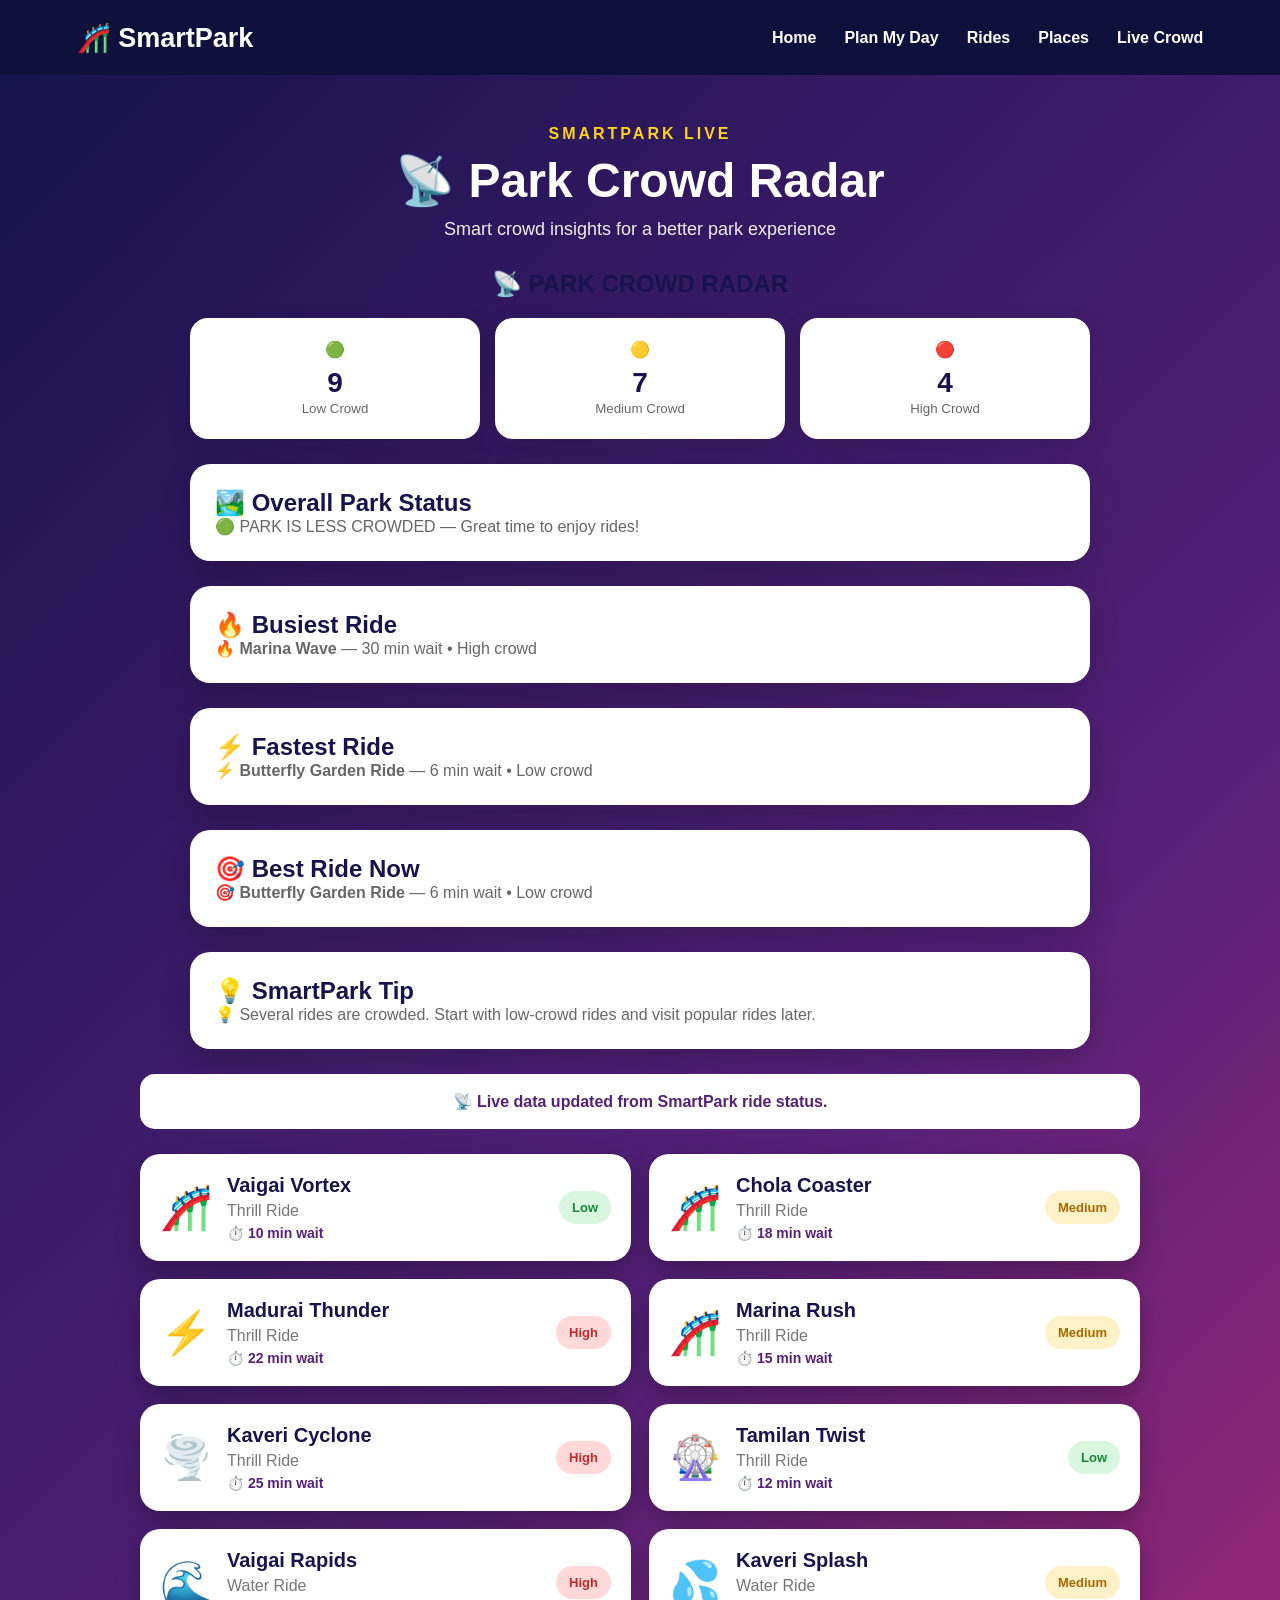
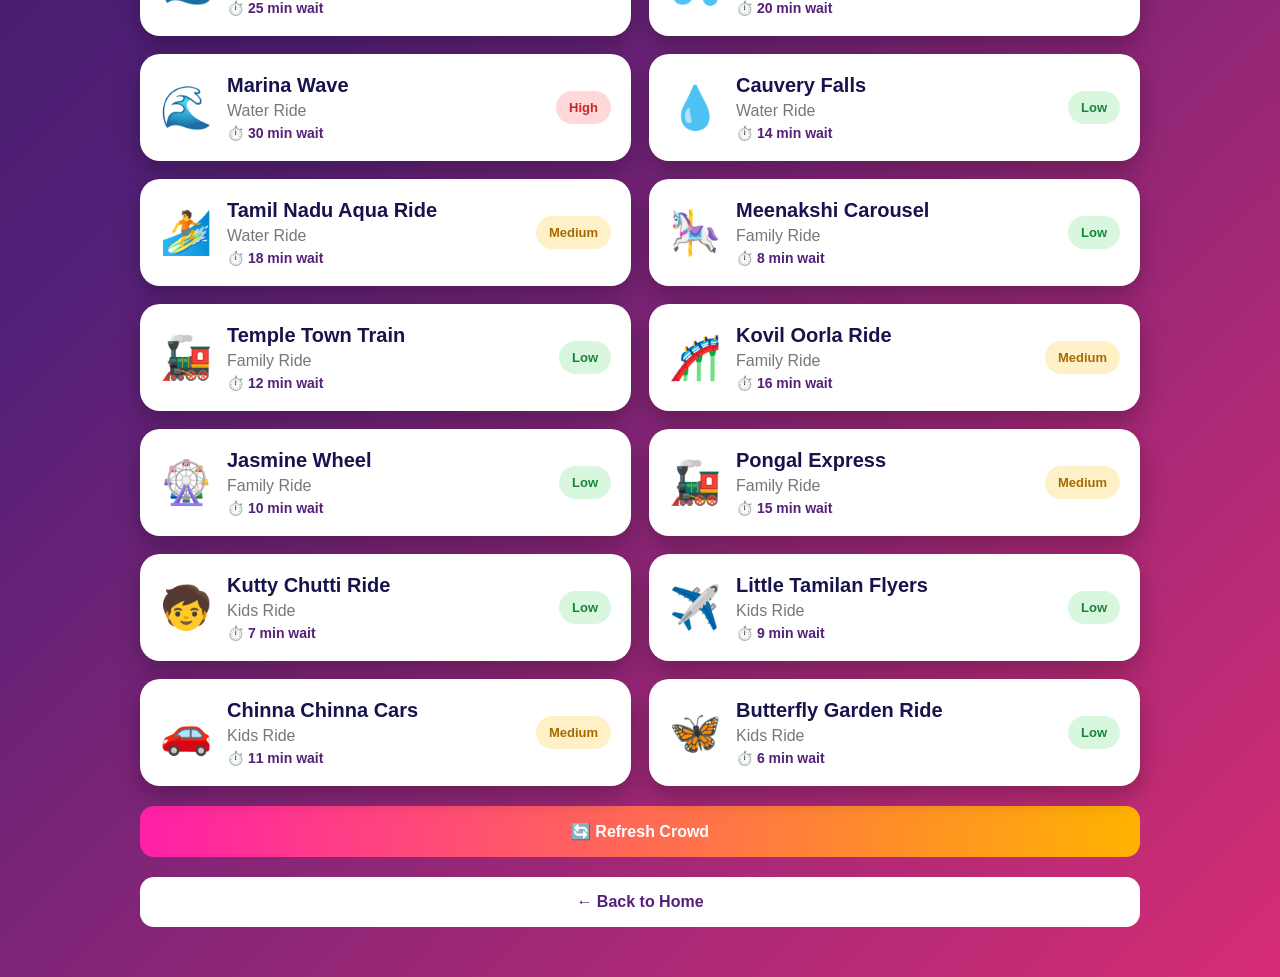
<file: live-crowd.html>
<!DOCTYPE html>
<html lang="en">

<head>

    <meta charset="UTF-8">

    <meta name="viewport"
          content="width=device-width, initial-scale=1.0">

    <title>Live Crowd - SmartPark</title>

    <link rel="stylesheet"
          href="https://vijayaranias16-png.github.io/SmartPark/style.css?v=15">

    <style>

        .radar-title {
            text-align: center;
            color: #17134d;
            margin: 30px 0 20px;
        }

        .radar-grid {
            max-width: 900px;
            margin: auto;
            display: grid;
            grid-template-columns: repeat(3, 1fr);
            gap: 15px;
        }

        .radar-box {
            background: white;
            padding: 22px;
            border-radius: 18px;
            text-align: center;
            box-shadow: 0 8px 25px #0002;
        }

        .radar-box strong {
            display: block;
            font-size: 28px;
            color: #17134d;
            margin-top: 8px;
        }

        .radar-box small {
            color: #666;
        }

        .smart-card {
            max-width: 900px;
            margin: 25px auto;
            padding: 25px;
            background: white;
            border-radius: 20px;
            box-shadow: 0 10px 30px #0003;
        }

        .smart-card h2 {
            margin-top: 0;
            color: #17134d;
        }

        .smart-card p {
            color: #666;
        }

        .crowd-card {
            display: flex;
            align-items: center;
            gap: 15px;
        }

        @media(max-width:700px) {

            .radar-grid {
                grid-template-columns: 1fr;
            }

        }

    </style>

</head>


<body>


<nav class="navbar">

    <div class="logo">
        🎢 SmartPark
    </div>

    <div class="nav-links">

        <a href="index.html">Home</a>

        <a href="plan.html">Plan My Day</a>

        <a href="all-rides.html">Rides</a>

        <a href="places.html">Places</a>

        <a href="live-crowd.html">Live Crowd</a>

    </div>

</nav>


<div class="crowd-page">


    <div class="crowd-header">

        <p>SMARTPARK LIVE</p>

        <h1>📡 Park Crowd Radar</h1>

        <span>
            Smart crowd insights for a better park experience
        </span>

    </div>


    <!-- CROWD RADAR -->

    <h2 class="radar-title">
        📡 PARK CROWD RADAR
    </h2>


    <div class="radar-grid">


        <div class="radar-box">

            🟢

            <strong id="lowCount">
                0
            </strong>

            <small>
                Low Crowd
            </small>

        </div>


        <div class="radar-box">

            🟡

            <strong id="mediumCount">
                0
            </strong>

            <small>
                Medium Crowd
            </small>

        </div>


        <div class="radar-box">

            🔴

            <strong id="highCount">
                0
            </strong>

            <small>
                High Crowd
            </small>

        </div>


    </div>


    <!-- OVERALL PARK STATUS -->

    <div class="smart-card">

        <h2>
            🏞️ Overall Park Status
        </h2>

        <p id="overallStatus">
            🔄 Checking park crowd...
        </p>

    </div>


    <!-- BUSIEST -->

    <div class="smart-card">

        <h2>
            🔥 Busiest Ride
        </h2>

        <p id="busiestRide">
            Checking...
        </p>

    </div>


    <!-- FASTEST -->

    <div class="smart-card">

        <h2>
            ⚡ Fastest Ride
        </h2>

        <p id="fastestRide">
            Checking...
        </p>

    </div>


    <!-- BEST RIDE -->

    <div class="smart-card">

        <h2>
            🎯 Best Ride Now
        </h2>

        <p id="bestRide">
            Checking...
        </p>

    </div>


    <!-- SMART TIP -->

    <div class="smart-card">

        <h2>
            💡 SmartPark Tip
        </h2>

        <p id="smartTip">
            Checking current crowd conditions...
        </p>

    </div>


    <!-- LIVE MESSAGE -->

    <div class="crowd-message"
         id="crowdMessage">

        🔄 Loading live crowd...

    </div>


    <!-- ALL RIDES -->

    <div class="crowd-grid"
         id="crowdGrid">

    </div>


    <button class="crowd-refresh"
            onclick="loadCrowd()">

        🔄 Refresh Crowd

    </button>


    <button class="crowd-back"
            onclick="window.location.href='index.html'">

        ← Back to Home

    </button>


</div>


<!-- PARK DATA -->

<script src="park-data.js"></script>


<script>


function loadCrowd() {


    /* ==============================
       GET PARK RIDES
    ============================== */

    const rides =
        window.parkData &&
        Array.isArray(window.parkData.rides)
            ? window.parkData.rides
            : [];


    const grid =
        document.getElementById("crowdGrid");


    grid.innerHTML = "";


    let low = 0;

    let medium = 0;

    let high = 0;


    /* ==============================
       IF DATA NOT FOUND
    ============================== */

    if (rides.length === 0) {

        document.getElementById(
            "crowdMessage"
        ).textContent =
            "⚠️ Ride data could not be loaded.";

        return;

    }


    /* ==============================
       GET UPDATED DATA
    ============================== */

    const updatedRides =
        rides.map(function(ride) {


            const saved =
                JSON.parse(
                    localStorage.getItem(
                        "ride_" + ride.id
                    )
                );


            return {

                ...ride,

                wait:
                    saved &&
                    saved.wait !== undefined
                        ? Number(saved.wait)
                        : Number(ride.wait),

                crowd:
                    saved &&
                    saved.crowd !== undefined
                        ? saved.crowd
                        : ride.crowd

            };

        });


    /* ==============================
       COUNT CROWD
    ============================== */

    updatedRides.forEach(function(ride) {


        if (ride.crowd === "Low") {

            low++;

        }

        else if (ride.crowd === "Medium") {

            medium++;

        }

        else if (ride.crowd === "High") {

            high++;

        }


    });


    /* ==============================
       RADAR COUNTS
    ============================== */

    document.getElementById(
        "lowCount"
    ).textContent = low;


    document.getElementById(
        "mediumCount"
    ).textContent = medium;


    document.getElementById(
        "highCount"
    ).textContent = high;


    /* ==============================
       OVERALL PARK STATUS
    ============================== */

    let overall = "";


    if (high >= low && high >= medium) {

        overall =
            "🔴 PARK IS BUSY — Try low-crowd rides first.";

    }

    else if (medium >= low) {

        overall =
            "🟡 PARK IS MODERATELY BUSY — Plan your rides smartly.";

    }

    else {

        overall =
            "🟢 PARK IS LESS CROWDED — Great time to enjoy rides!";

    }


    document.getElementById(
        "overallStatus"
    ).textContent = overall;


    /* ==============================
       BUSIEST RIDE
    ============================== */

    const busiest =
        [...updatedRides]
        .sort(function(a, b) {

            return b.wait - a.wait;

        })[0];


    document.getElementById(
        "busiestRide"
    ).innerHTML =

        "🔥 <strong>"
        + busiest.name
        + "</strong> — "
        + busiest.wait
        + " min wait • "
        + busiest.crowd
        + " crowd";


    /* ==============================
       FASTEST RIDE
    ============================== */

    const fastest =
        [...updatedRides]
        .sort(function(a, b) {

            return a.wait - b.wait;

        })[0];


    document.getElementById(
        "fastestRide"
    ).innerHTML =

        "⚡ <strong>"
        + fastest.name
        + "</strong> — "
        + fastest.wait
        + " min wait • "
        + fastest.crowd
        + " crowd";


    /* ==============================
       BEST RIDE NOW
    ============================== */

    const best =
        [...updatedRides]
        .sort(function(a, b) {


            const crowdValue = {

                Low: 1,

                Medium: 2,

                High: 3

            };


            const scoreA =
                (crowdValue[a.crowd] * 20)
                + a.wait;


            const scoreB =
                (crowdValue[b.crowd] * 20)
                + b.wait;


            return scoreA - scoreB;

        })[0];


    document.getElementById(
        "bestRide"
    ).innerHTML =

        "🎯 <strong>"
        + best.name
        + "</strong> — "
        + best.wait
        + " min wait • "
        + best.crowd
        + " crowd";


    /* ==============================
       SMART TIP
    ============================== */

    let tip = "";


    if (high >= 3) {

        tip =
            "💡 Several rides are crowded. Start with low-crowd rides and visit popular rides later.";

    }

    else if (low >= 5) {

        tip =
            "💡 Many rides have low crowd right now. This is a good time to explore more attractions.";

    }

    else {

        tip =
            "💡 Crowd levels are changing. Check the radar before choosing your next ride.";

    }


    document.getElementById(
        "smartTip"
    ).textContent = tip;


    /* ==============================
       LIVE MESSAGE
    ============================== */

    document.getElementById(
        "crowdMessage"
    ).textContent =

        "📡 Live data updated from SmartPark ride status.";


    /* ==============================
       RIDE CARDS
    ============================== */

    updatedRides.forEach(function(ride) {


        let statusClass = "high";


        if (ride.crowd === "Low") {

            statusClass = "low";

        }

        else if (ride.crowd === "Medium") {

            statusClass = "medium";

        }


        const card =
            document.createElement("div");


        card.className =
            "crowd-card";


        card.innerHTML = `

            <div class="crowd-icon">

                ${ride.icon}

            </div>


            <div class="crowd-info">

                <h2>
                    ${ride.name}
                </h2>

                <p>
                    ${ride.type} Ride
                </p>

                <div class="wait-time">

                    ⏱️ ${ride.wait} min wait

                </div>

            </div>


            <div class="crowd-status ${statusClass}">

                ${ride.crowd}

            </div>

        `;


        grid.appendChild(card);

    });

}


/* ==============================
   LOAD PAGE
============================== */

loadCrowd();


</script>


</body>

</html>
</file>
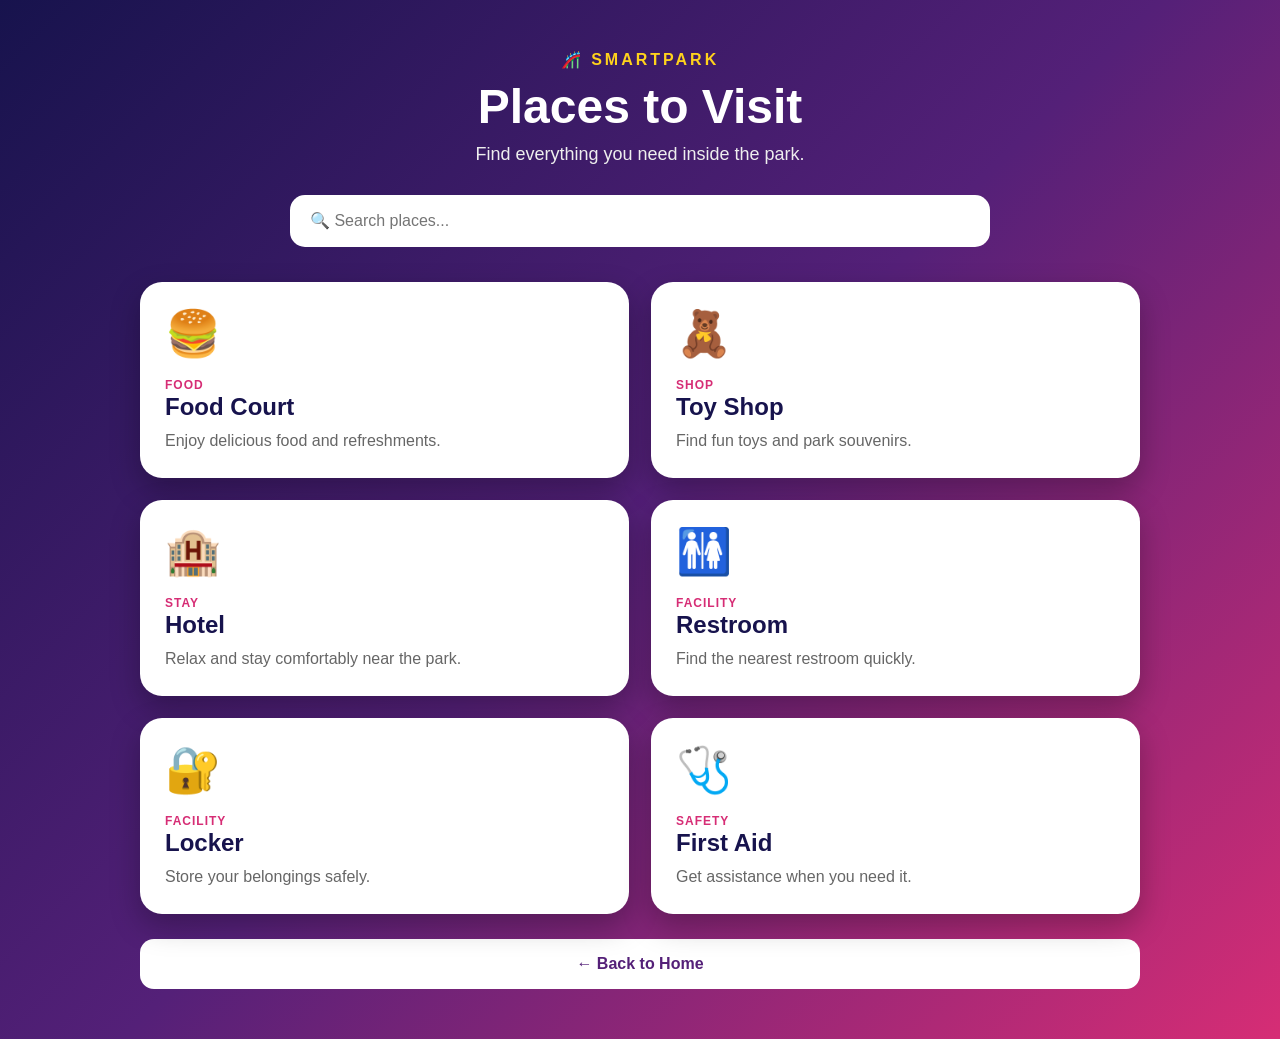
<file: places.html>
<!DOCTYPE html>
<html lang="en">

<head>
    <meta charset="UTF-8">
    <meta name="viewport" content="width=device-width, initial-scale=1.0">

    <title>Places - SmartPark</title>

    <link rel="stylesheet"
        href="https://vijayaranias16-png.github.io/SmartPark/style.css?v=10">

    <style>
        .place-card {
            cursor: pointer;
        }

        .place-details {
            display: none;
            max-width: 1000px;
            margin: 30px auto;
        }

        .place-details h2 {
            color: white;
            text-align: center;
            margin-bottom: 20px;
        }

        .items-grid {
            display: grid;
            grid-template-columns: repeat(2, 1fr);
            gap: 15px;
        }

        .item-card {
            background: white;
            padding: 18px;
            border-radius: 15px;
            box-shadow: 0 8px 20px #0003;
            display: flex;
            justify-content: space-between;
            align-items: center;
        }

        .item-name {
            font-weight: bold;
            color: #17134d;
        }

        .item-price {
            color: #d62d75;
            font-weight: bold;
        }

        .back-places {
            display: block;
            margin: 25px auto;
            padding: 13px 25px;
            border: none;
            border-radius: 12px;
            background: white;
            color: #542078;
            font-weight: bold;
            cursor: pointer;
        }

        @media (max-width: 700px) {
            .items-grid {
                grid-template-columns: 1fr;
            }
        }
    </style>
</head>

<body>

<div class="places-page">

    <!-- HEADER -->
    <div class="places-header">

        <p>🎢 SMARTPARK</p>

        <h1>Places to Visit</h1>

        <span>
            Find everything you need inside the park.
        </span>

    </div>


    <!-- SEARCH -->
    <div class="places-search">

        <input
            type="text"
            id="searchBox"
            placeholder="🔍 Search places..."
            onkeyup="searchPlaces()">

    </div>


    <!-- PLACES -->
    <div class="places-grid" id="placeGrid">

        <div class="place-card"
             data-name="Food"
             onclick="openPlace('Food Court')">

            <div class="place-icon">🍔</div>

            <div>
                <span>FOOD</span>
                <h2>Food Court</h2>
                <p>Enjoy delicious food and refreshments.</p>
            </div>

        </div>


        <div class="place-card"
             data-name="Toy Shop"
             onclick="openPlace('Toy Shop')">

            <div class="place-icon">🧸</div>

            <div>
                <span>SHOP</span>
                <h2>Toy Shop</h2>
                <p>Find fun toys and park souvenirs.</p>
            </div>

        </div>


        <div class="place-card"
             data-name="Hotel"
             onclick="openPlace('Hotel')">

            <div class="place-icon">🏨</div>

            <div>
                <span>STAY</span>
                <h2>Hotel</h2>
                <p>Relax and stay comfortably near the park.</p>
            </div>

        </div>


        <div class="place-card"
             data-name="Restroom"
             onclick="openPlace('Restroom')">

            <div class="place-icon">🚻</div>

            <div>
                <span>FACILITY</span>
                <h2>Restroom</h2>
                <p>Find the nearest restroom quickly.</p>
            </div>

        </div>


        <div class="place-card"
             data-name="Locker"
             onclick="openPlace('Locker')">

            <div class="place-icon">🔐</div>

            <div>
                <span>FACILITY</span>
                <h2>Locker</h2>
                <p>Store your belongings safely.</p>
            </div>

        </div>


        <div class="place-card"
             data-name="First Aid"
             onclick="openPlace('First Aid')">

            <div class="place-icon">🩺</div>

            <div>
                <span>SAFETY</span>
                <h2>First Aid</h2>
                <p>Get assistance when you need it.</p>
            </div>

        </div>

    </div>


    <!-- DETAILS -->
    <div class="place-details" id="placeDetails">

        <h2 id="detailTitle"></h2>

        <div class="items-grid" id="itemsGrid"></div>

        <button class="back-places"
                onclick="backToPlaces()">
            ← Back to Places
        </button>

    </div>


    <!-- BACK HOME -->
    <button class="places-back"
            onclick="window.location.href='index.html'">

        ← Back to Home

    </button>

</div>


<script>

const placeItems = {

    "Food Court": [
        ["🍔", "Burger", "₹120"],
        ["🍕", "Pizza", "₹180"],
        ["🌭", "Hot Dog", "₹100"],
        ["🍟", "French Fries", "₹80"],
        ["🥪", "Sandwich", "₹90"],
        ["🍗", "Chicken Wings", "₹160"],
        ["🍿", "Popcorn", "₹70"],
        ["🌮", "Taco", "₹110"],
        ["🍜", "Noodles", "₹130"],
        ["🍚", "Fried Rice", "₹140"],
        ["🥤", "Cold Drink", "₹60"],
        ["🧃", "Fruit Juice", "₹80"],
        ["🍦", "Ice Cream", "₹70"],
        ["🍩", "Donut", "₹60"],
        ["🧁", "Cupcake", "₹60"],
        ["🍫", "Chocolate", "₹50"],
        ["🍉", "Fruit Bowl", "₹90"],
        ["☕", "Coffee", "₹60"],
        ["🥛", "Milkshake", "₹100"],
        ["🍰", "Cake Slice", "₹90"]
    ],

    "Toy Shop": [
        ["🧸", "Teddy Bear", "₹250"],
        ["🚗", "Toy Car", "₹150"],
        ["🪀", "Yo-Yo", "₹80"],
        ["🧩", "Puzzle", "₹120"],
        ["🎨", "Drawing Kit", "₹180"],
        ["🏎️", "Racing Car", "₹220"],
        ["🪆", "Doll", "₹200"],
        ["⚽", "Football", "₹180"],
        ["🧱", "Building Blocks", "₹300"],
        ["🎮", "Mini Game", "₹250"],
        ["🦖", "Dinosaur Toy", "₹220"],
        ["🤖", "Robot Toy", "₹350"],
        ["🚁", "Toy Helicopter", "₹280"],
        ["🛩️", "Toy Plane", "₹200"],
        ["🎲", "Board Game", "₹250"],
        ["🎯", "Target Game", "₹180"],
        ["🪁", "Kite", "₹70"],
        ["🫧", "Bubble Set", "₹60"],
        ["🎈", "Balloon Set", "₹50"],
        ["🧸", "Mini Plush Toy", "₹150"]
    ],

    "Hotel": [
        ["🛏️", "Standard Room", "₹1500"],
        ["🛏️", "Deluxe Room", "₹2200"],
        ["🏨", "Family Room", "₹2800"],
        ["🛋️", "Premium Room", "₹3200"],
        ["🛏️", "Twin Room", "₹2000"],
        ["🍳", "Breakfast", "₹250"],
        ["🍽️", "Lunch", "₹350"],
        ["🍛", "Dinner", "₹400"],
        ["☕", "Coffee Service", "₹100"],
        ["🧃", "Refreshment", "₹120"],
        ["🧺", "Laundry", "₹200"],
        ["🧹", "Room Service", "₹150"],
        ["📶", "Wi-Fi", "Free"],
        ["🚗", "Parking", "Free"],
        ["❄️", "AC Service", "Included"],
        ["📺", "TV", "Included"],
        ["🚿", "Hot Water", "Included"],
        ["🛎️", "Reception", "24 Hours"],
        ["🧴", "Toiletries", "Included"],
        ["🛡️", "Security", "24 Hours"]
    ],

    "Restroom": [
        ["🚻", "Men's Restroom", "Available"],
        ["🚺", "Women's Restroom", "Available"],
        ["♿", "Accessible Restroom", "Available"],
        ["👶", "Baby Care Area", "Available"],
        ["🧼", "Hand Wash", "Available"],
        ["🧴", "Soap", "Available"],
        ["🧻", "Tissue", "Available"],
        ["💧", "Water", "Available"],
        ["🪞", "Mirror", "Available"],
        ["🧹", "Cleaning Service", "Available"],
        ["🚰", "Wash Basin", "Available"],
        ["🗑️", "Waste Bin", "Available"],
        ["💡", "Lighting", "Available"],
        ["🌬️", "Ventilation", "Available"],
        ["🧴", "Hand Sanitizer", "Available"],
        ["🚪", "Private Cubicle", "Available"],
        ["🧽", "Cleaning", "Regular"],
        ["🪥", "Care Station", "Available"],
        ["📢", "Help Facility", "Available"],
        ["🛡️", "Safety", "Available"]
    ],

    "Locker": [
        ["🔐", "Small Locker", "₹50"],
        ["🔐", "Medium Locker", "₹80"],
        ["🔐", "Large Locker", "₹120"],
        ["🗄️", "Family Locker", "₹150"],
        ["🔑", "Key Locker", "₹60"],
        ["🔒", "Digital Locker", "₹100"],
        ["🎒", "Bag Locker", "₹80"],
        ["🧳", "Luggage Locker", "₹150"],
        ["📦", "Storage Box", "₹70"],
        ["🔐", "Premium Locker", "₹200"],
        ["👜", "Small Bag Space", "₹50"],
        ["🎒", "School Bag Space", "₹60"],
        ["🧳", "Travel Bag Space", "₹100"],
        ["📱", "Mobile Locker", "₹40"],
        ["💼", "Laptop Locker", "₹100"],
        ["👟", "Shoe Locker", "₹40"],
        ["🛍️", "Shopping Bag Locker", "₹50"],
        ["🎁", "Gift Storage", "₹70"],
        ["📦", "Extra Storage", "₹100"],
        ["🔑", "Locker Key Replacement", "₹50"]
    ],

    "First Aid": [
        ["🩹", "Bandage", "Available"],
        ["🧴", "Antiseptic", "Available"],
        ["🧤", "Medical Gloves", "Available"],
        ["🌡️", "Temperature Check", "Available"],
        ["🩺", "Basic Check-up", "Available"],
        ["🪑", "Rest Area", "Available"],
        ["💧", "Drinking Water", "Available"],
        ["😷", "Face Mask", "Available"],
        ["🧼", "Hand Sanitizer", "Available"],
        ["🧻", "Medical Tissue", "Available"],
        ["🧰", "First Aid Kit", "Available"],
        ["🚑", "Emergency Support", "Available"],
        ["📞", "Emergency Call", "Available"],
        ["👨‍⚕️", "Medical Staff", "Available"],
        ["🩼", "Walking Support", "Available"],
        ["🧊", "Cold Pack", "Available"],
        ["🩺", "BP Check", "Available"],
        ["🧴", "Cleaning Solution", "Available"],
        ["🛏️", "Rest Bed", "Available"],
        ["🛡️", "Safety Assistance", "Available"]
    ]

};


function openPlace(placeName) {

    document.getElementById("placeGrid").style.display = "none";

    document.querySelector(".places-search").style.display = "none";

    document.querySelector(".places-header").style.display = "none";

    document.getElementById("detailTitle").innerText =
        "✨ " + placeName;

    const itemsGrid =
        document.getElementById("itemsGrid");

    itemsGrid.innerHTML = "";

    placeItems[placeName].forEach(function(item) {

        itemsGrid.innerHTML += `
            <div class="item-card">

                <span class="item-name">
                    ${item[0]} ${item[1]}
                </span>

                <span class="item-price">
                    ${item[2]}
                </span>

            </div>
        `;

    });

    document.getElementById("placeDetails").style.display = "block";

}


function backToPlaces() {

    document.getElementById("placeDetails").style.display = "none";

    document.getElementById("placeGrid").style.display = "grid";

    document.querySelector(".places-search").style.display = "block";

    document.querySelector(".places-header").style.display = "block";

}


function searchPlaces() {

    const search =
        document.getElementById("searchBox")
        .value
        .toLowerCase();

    const cards =
        document.querySelectorAll(".place-card");

    cards.forEach(function(card) {

        const name =
            card.dataset.name.toLowerCase();

        if (name.includes(search)) {

            card.style.display = "flex";

        } else {

            card.style.display = "none";

        }

    });

}

</script>

</body>
</html>
</file>
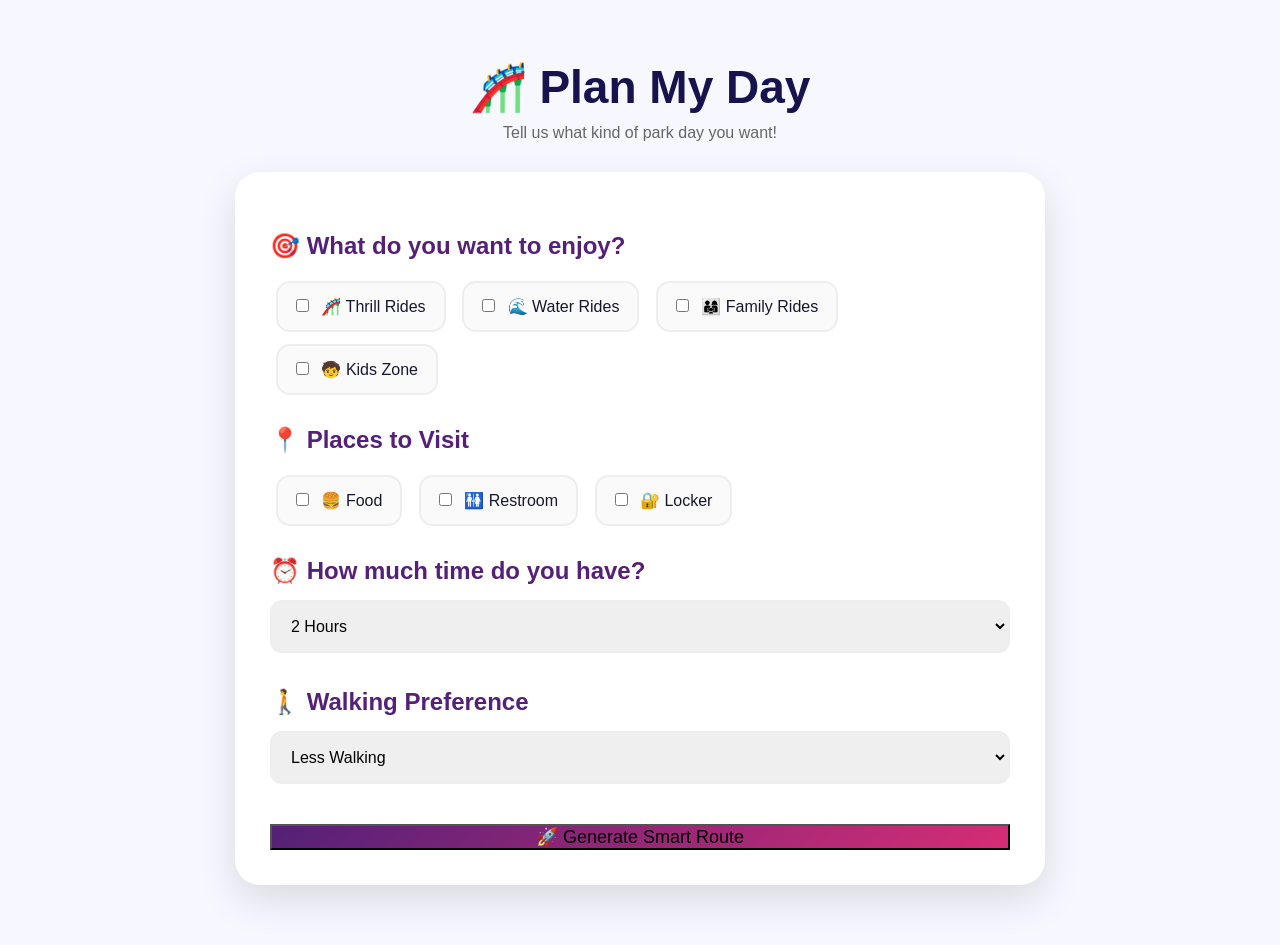
<file: plan.html>
<!DOCTYPE html>
<html lang="en">

<head>
    <meta charset="UTF-8">
    <meta name="viewport" content="width=device-width, initial-scale=1.0">
    <title>Plan My Day - SmartPark</title>
    <link rel="stylesheet" href="./style.css?v=3">
</head>

<body>

    <div class="plan-container">

        <h1>🎢 Plan My Day</h1>

        <p>Tell us what kind of park day you want!</p>

        <div class="plan-card">

            <h2>🎯 What do you want to enjoy?</h2>

            <label>
                <input type="checkbox" name="rideType" value="Thrill">
                🎢 Thrill Rides
            </label>

            <label>
                <input type="checkbox" name="rideType" value="Water">
                🌊 Water Rides
            </label>

            <label>
                <input type="checkbox" name="rideType" value="Family">
                👨‍👩‍👧 Family Rides
            </label>

            <label>
                <input type="checkbox" name="rideType" value="Kids">
                🧒 Kids Zone
            </label>


            <h2>📍 Places to Visit</h2>

            <label>
                <input type="checkbox" name="placeType" value="Food">
                🍔 Food
            </label>

            <label>
                <input type="checkbox" name="placeType" value="Restroom">
                🚻 Restroom
            </label>

            <label>
                <input type="checkbox" name="placeType" value="Locker">
                🔐 Locker
            </label>


            <h2>⏰ How much time do you have?</h2>

            <select id="timeSelect">
                <option value="2 Hours">2 Hours</option>
                <option value="4 Hours">4 Hours</option>
                <option value="6 Hours">6 Hours</option>
                <option value="Full Day">Full Day</option>
            </select>


            <h2>🚶 Walking Preference</h2>

            <select id="walkingSelect">
                <option value="Less Walking">Less Walking</option>
                <option value="Normal Walking">Normal Walking</option>
                <option value="I Don't Mind Walking">I Don't Mind Walking</option>
            </select>


            <button onclick="generateRoute()">
                🚀 Generate Smart Route
            </button>

        </div>

    </div>


<script>

function generateRoute() {

    /* ==============================
       GET SELECTED RIDES
    ============================== */

    const selectedRides = [];

    document.querySelectorAll(
        'input[name="rideType"]:checked'
    ).forEach(function(item) {

        selectedRides.push(item.value);

    });


    /* ==============================
       GET SELECTED PLACES
    ============================== */

    const selectedPlaces = [];

    document.querySelectorAll(
        'input[name="placeType"]:checked'
    ).forEach(function(item) {

        selectedPlaces.push(item.value);

    });


    /* ==============================
       GET TIME
    ============================== */

    const time =
        document.getElementById("timeSelect").value;


    /* ==============================
       GET WALKING
    ============================== */

    const walking =
        document.getElementById("walkingSelect").value;


    /* ==============================
       SAVE DATA
    ============================== */

    localStorage.setItem(
        "selectedRides",
        JSON.stringify(selectedRides)
    );

    localStorage.setItem(
        "selectedPlaces",
        JSON.stringify(selectedPlaces)
    );

    localStorage.setItem(
        "selectedTime",
        time
    );

    localStorage.setItem(
        "walkingPreference",
        walking
    );


    /* ==============================
       TEST ALERT
    ============================== */

    alert(
        "Selected Rides: " +
        (selectedRides.length > 0
            ? selectedRides.join(", ")
            : "None") +

        "\nSelected Places: " +
        (selectedPlaces.length > 0
            ? selectedPlaces.join(", ")
            : "None") +

        "\nTime: " +
        time +

        "\nWalking: " +
        walking
    );


    /* ==============================
       GO TO SMART ROUTE
    ============================== */

    window.location.href = "smart-route.html";

}

</script>

</body>
</html>
</file>
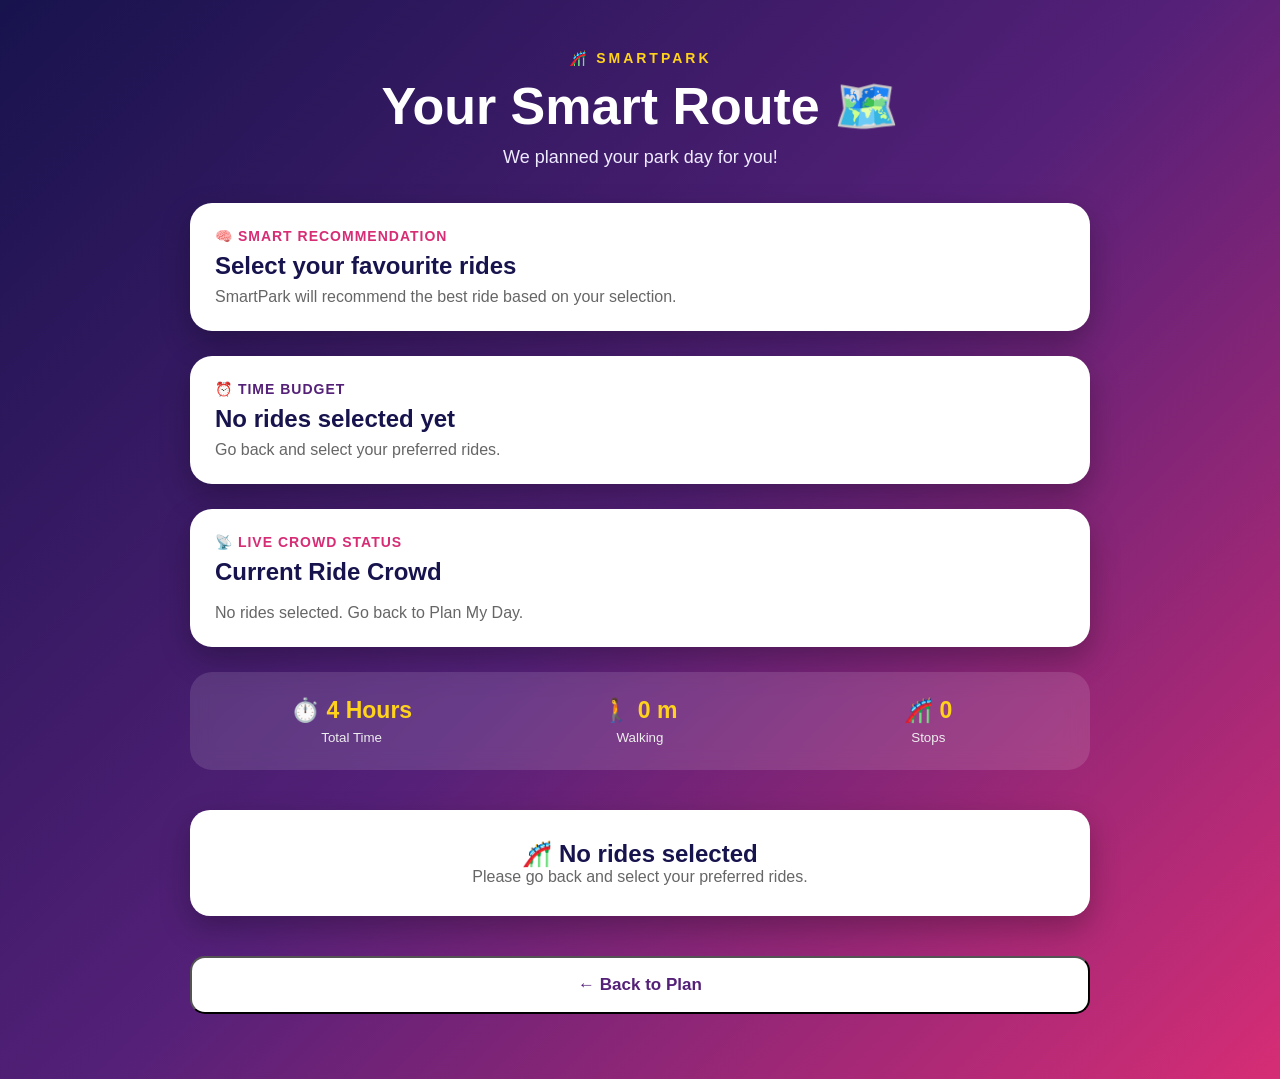
<file: smart-route.html>
<!DOCTYPE html>
<html lang="en">

<head>
    <meta charset="UTF-8">
    <meta name="viewport" content="width=device-width, initial-scale=1.0">

    <title>Smart Route - SmartPark</title>

    <link rel="stylesheet"
        href="https://vijayaranias16-png.github.io/SmartPark/style.css?v=20">
</head>

<body>

<div class="route-container">

    <!-- HEADER -->
    <div class="route-header route-animate route-header-animate">

        <p>🎢 SMARTPARK</p>

        <h1>Your Smart Route 🗺️</h1>

        <span>
            We planned your park day for you!
        </span>

    </div>


    <!-- SMART RECOMMENDATION -->
    <div class="smart-panel smart-panel-1" style="
        max-width:900px;
        margin:0 auto 25px;
        padding:25px;
        border-radius:22px;
        background:white;
        box-shadow:0 12px 30px #0004;
    ">

        <div style="
            color:#d62d75;
            font-weight:bold;
            font-size:14px;
            letter-spacing:1px;
        ">
            🧠 SMART RECOMMENDATION
        </div>

        <h2 id="recommendation-title"
            style="margin:8px 0;color:#17134d;">
            Finding the best ride for you...
        </h2>

        <p id="recommendation-text"
            style="margin:0;color:#666;">
            Checking waiting time and crowd level.
        </p>

    </div>


    <!-- TIME BUDGET -->
    <div class="smart-panel smart-panel-2" style="
        max-width:900px;
        margin:0 auto 25px;
        padding:25px;
        border-radius:22px;
        background:white;
        box-shadow:0 12px 30px #0004;
    ">

        <div style="
            color:#542078;
            font-weight:bold;
            font-size:14px;
            letter-spacing:1px;
        ">
            ⏰ TIME BUDGET
        </div>

        <h2 id="time-budget-title"
            style="margin:8px 0;color:#17134d;">
            Your park time
        </h2>

        <p id="time-budget-text"
            style="margin:0;color:#666;">
            Calculating your available time...
        </p>

    </div>


    <!-- LIVE CROWD -->
    <div class="smart-panel smart-panel-3" style="
        max-width:900px;
        margin:0 auto 25px;
        padding:25px;
        border-radius:22px;
        background:white;
        box-shadow:0 12px 30px #0004;
    ">

        <div style="
            color:#d62d75;
            font-weight:bold;
            font-size:14px;
            letter-spacing:1px;
        ">
            📡 LIVE CROWD STATUS
        </div>

        <h2 style="
            margin:8px 0 18px;
            color:#17134d;
        ">
            Current Ride Crowd
        </h2>

        <div id="crowd-status-list"></div>

    </div>


    <!-- ROUTE SUMMARY -->
    <div class="route-summary">

        <div>
            <strong id="total-time">
                ⏱️ 4 Hours
            </strong>
            <small>Total Time</small>
        </div>

        <div>
            <strong id="total-walking">
                🚶 0 m
            </strong>
            <small>Walking</small>
        </div>

        <div>
            <strong id="total-stops">
                🎢 0
            </strong>
            <small>Stops</small>
        </div>

    </div>


    <!-- ROUTE LIST -->
    <div class="route-list"></div>


    <!-- BACK -->
    <button class="back-btn"
        onclick="window.location.href='plan.html'">
        ← Back to Plan
    </button>

</div>


<!-- PARK DATA -->
<script src="park-data.js?v=20"></script>


<script>

document.addEventListener("DOMContentLoaded", function () {

    /* ==========================================
       GET USER SELECTION
    ========================================== */

    const selectedRides =
        JSON.parse(
            localStorage.getItem("selectedRides")
        ) || [];

    const selectedPlaces =
        JSON.parse(
            localStorage.getItem("selectedPlaces")
        ) || [];

    const selectedTime =
        localStorage.getItem("selectedTime")
        || "4 Hours";

    const walkingPreference =
        localStorage.getItem("walkingPreference")
        || "Normal Walking";


    console.log("Selected Rides:", selectedRides);
    console.log("Selected Places:", selectedPlaces);
    console.log("Selected Time:", selectedTime);


    /* ==========================================
       WALKING DISTANCE
    ========================================== */

    const walkingDistances = {

        Thrill: 180,
        Water: 220,
        Family: 150,
        Kids: 120

    };


    /* ==========================================
       GET PARK DATA
    ========================================== */

    const allRides =
        window.parkData &&
        Array.isArray(window.parkData.rides)
            ? window.parkData.rides
            : [];


    /* ==========================================
       GET ADMIN UPDATED RIDE DATA
    ========================================== */

    function getUpdatedRide(ride) {

        const saved =
            localStorage.getItem(
                "ride_" + ride.id
            );

        if (!saved) {

            return {
                ...ride,
                wait: Number(ride.wait) || 0
            };

        }


        try {

            const data = JSON.parse(saved);

            return {

                ...ride,

                people:
                    data.people !== undefined
                        ? Number(data.people)
                        : ride.people,

                wait:
                    data.wait !== undefined
                        ? Number(data.wait)
                        : Number(ride.wait),

                crowd:
                    data.crowd !== undefined
                        ? data.crowd
                        : ride.crowd

            };

        }

        catch (error) {

            return {
                ...ride,
                wait: Number(ride.wait) || 0
            };

        }

    }


    /* ==========================================
       FILTER RIDES
       ONLY USER SELECTED TYPES
    ========================================== */

    let routeRides = [];


    if (selectedRides.length > 0) {

        routeRides =
            allRides
                .filter(function (ride) {

                    return selectedRides.some(
                        function (selectedType) {

                            return (
                                String(ride.type).trim().toLowerCase()
                                ===
                                String(selectedType).trim().toLowerCase()
                            );

                        }
                    );

                })
                .map(getUpdatedRide);

    }


    /* ==========================================
       TIME LIMIT
    ========================================== */

    let availableMinutes = 240;


    if (selectedTime === "2 Hours") {

        availableMinutes = 120;

    }

    else if (selectedTime === "4 Hours") {

        availableMinutes = 240;

    }

    else if (selectedTime === "6 Hours") {

        availableMinutes = 360;

    }

    else if (selectedTime === "Full Day") {

        availableMinutes = 480;

    }


    /* ==========================================
       NUMBER OF RIDES BASED ON TIME
    ========================================== */

    let maxRides = 3;


    if (selectedTime === "2 Hours") {

        maxRides = 2;

    }

    else if (selectedTime === "4 Hours") {

        maxRides = 4;

    }

    else if (selectedTime === "6 Hours") {

        maxRides = 6;

    }

    else if (selectedTime === "Full Day") {

        maxRides = 8;

    }


    /* ==========================================
       SORT BY WAIT TIME
       LOW WAIT FIRST
    ========================================== */

    routeRides.sort(function (a, b) {

        return Number(a.wait) - Number(b.wait);

    });


    /* ==========================================
       SELECT RIDES ACCORDING TO TIME
    ========================================== */

    routeRides =
        routeRides.slice(0, maxRides);


    /* ==========================================
       CROWD ICON
    ========================================== */

    function crowdIcon(crowd) {

        if (crowd === "Low") {
            return "🟢";
        }

        if (crowd === "Medium") {
            return "🟡";
        }

        if (crowd === "High") {
            return "🔴";
        }

        return "⚪";

    }


    /* ==========================================
       TOTAL WALKING
    ========================================== */

    let totalWalking = 0;


    selectedRides.forEach(function (type) {

        totalWalking +=
            walkingDistances[type] || 0;

    });


    document.getElementById(
        "total-walking"
    ).textContent =
        "🚶 " + totalWalking + " m";


    /* ==========================================
       TOTAL TIME
    ========================================== */

    document.getElementById(
        "total-time"
    ).textContent =
        "⏱️ " + selectedTime;


    /* ==========================================
       TOTAL STOPS
    ========================================== */

    document.getElementById(
        "total-stops"
    ).textContent =
        "🎢 " + routeRides.length;


    /* ==========================================
       ESTIMATED ROUTE TIME
    ========================================== */

    let totalWait = 0;


    routeRides.forEach(function (ride) {

        totalWait +=
            Number(ride.wait) || 0;

    });


    const walkingTime =
        Math.ceil(totalWalking / 80);


    const estimatedTotalTime =
        totalWait + walkingTime;


    /* ==========================================
       TIME BUDGET DISPLAY
    ========================================== */

    const timeTitle =
        document.getElementById(
            "time-budget-title"
        );

    const timeText =
        document.getElementById(
            "time-budget-text"
        );


    if (selectedRides.length === 0) {

        timeTitle.textContent =
            "No rides selected yet";

        timeText.textContent =
            "Go back and select your preferred rides.";

    }

    else if (routeRides.length === 0) {

        timeTitle.textContent =
            "No rides available";

        timeText.textContent =
            "No rides were found for your selected categories.";

    }

    else if (
        estimatedTotalTime <= availableMinutes
    ) {

        timeTitle.textContent =
            "✅ Your route fits your time!";

        timeText.textContent =
            "Estimated route time: "
            + estimatedTotalTime
            + " minutes. You have enough time for your selected stops.";

    }

    else {

        timeTitle.textContent =
            "⚠️ Your route may take longer";

        timeText.textContent =
            "Estimated route time: "
            + estimatedTotalTime
            + " minutes, while your available time is "
            + availableMinutes
            + " minutes.";

    }


    /* ==========================================
       SMART RECOMMENDATION
    ========================================== */

    const recommendationTitle =
        document.getElementById(
            "recommendation-title"
        );

    const recommendationText =
        document.getElementById(
            "recommendation-text"
        );


    if (routeRides.length > 0) {

        const bestRide =
            routeRides[0];


        recommendationTitle.textContent =
            "Try "
            + bestRide.name
            + " first! "
            + bestRide.icon;


        recommendationText.textContent =
            crowdIcon(bestRide.crowd)
            + " "
            + bestRide.crowd
            + " crowd • "
            + bestRide.wait
            + " min wait. "
            + "This is currently one of the quickest options in your selected route.";

    }

    else {

        recommendationTitle.textContent =
            "Select your favourite rides";

        recommendationText.textContent =
            "SmartPark will recommend the best ride based on your selection.";

    }


    /* ==========================================
       LIVE CROWD
    ========================================== */

    const crowdList =
        document.getElementById(
            "crowd-status-list"
        );


    crowdList.innerHTML = "";


    routeRides.forEach(function (ride) {

        const card =
            document.createElement("div");


        card.className = "crowd-animate-card";

        card.style.cssText = `
            display:flex;
            justify-content:space-between;
            align-items:center;
            padding:15px;
            margin:10px 0;
            border:2px solid #eee;
            border-radius:15px;
            background:#fafafa;
        `;


        card.innerHTML = `

            <div>

                <strong style="
                    color:#17134d;
                    font-size:17px;
                ">

                    ${ride.icon}
                    ${ride.name}

                </strong>

                <br>

                <small style="color:#666;">

                    ⏱️ ${ride.wait} min wait

                </small>

            </div>


            <div style="
                font-weight:bold;
                font-size:14px;
            ">

                ${crowdIcon(ride.crowd)}
                ${ride.crowd}

            </div>

        `;


        crowdList.appendChild(card);

    });


    if (routeRides.length === 0) {

        crowdList.innerHTML = `

            <p style="
                color:#666;
                margin:0;
            ">

                No rides selected.
                Go back to Plan My Day.

            </p>

        `;

    }


    /* ==========================================
       CREATE ROUTE CARDS
    ========================================== */

    const routeList =
        document.querySelector(
            ".route-list"
        );


    routeList.innerHTML = "";


    routeRides.forEach(function (ride, index) {

        const card =
            document.createElement("div");


        card.className =
            "route-card";


        card.innerHTML = `

            <div class="route-number">

                ${index + 1}

            </div>


            <div class="route-info">

                <span>

                    ${ride.icon}
                    ${ride.type} RIDE

                </span>


                <h2>

                    ${ride.name}

                </h2>


                <span>

                    ${crowdIcon(ride.crowd)}
                    ${ride.crowd} Crowd

                </span>


                <p>

                    ⏱️ ${ride.wait} min wait

                    &nbsp; • &nbsp;

                    🚶 ${walkingDistances[ride.type] || 0} m walking

                </p>

            </div>

        `;


        routeList.appendChild(card);


        if (
            index <
            routeRides.length - 1
        ) {

            const line =
                document.createElement("div");

            line.className =
                "route-line";

            routeList.appendChild(line);

        }

    });


    /* ==========================================
       NO RIDE MESSAGE
    ========================================== */

    if (routeRides.length === 0) {

        routeList.innerHTML = `

            <div style="
                background:white;
                padding:30px;
                border-radius:20px;
                text-align:center;
                box-shadow:0 12px 30px #0004;
            ">

                <h2 style="
                    color:#17134d;
                ">

                    🎢 No rides selected

                </h2>


                <p style="
                    color:#666;
                ">

                    Please go back and select
                    your preferred rides.

                </p>

            </div>

        `;

    }

});

</script>

</body>
</html>
</file>
<file: style.css>
* {
    margin: 0;
    padding: 0;
    box-sizing: border-box;
}

body {
    font-family: Arial, sans-serif;
    background: #f7f8ff;
    color: #17172f;
}

/* NAVBAR */

.navbar {
    height: 75px;
    padding: 0 6%;
    display: flex;
    align-items: center;
    justify-content: space-between;
    background: #10103d;
    color: white;
}

.logo {
    font-size: 27px;
    font-weight: bold;
}

.logo span {
    color: #ffd21c;
}

.nav-links {
    display: flex;
    gap: 28px;
}

.nav-links a {
    color: white;
    text-decoration: none;
    font-weight: bold;
}

.nav-links a:hover {
    color: #ffd21c;
}

.login-btn {
    padding: 11px 20px;
    border-radius: 25px;
    border: 1px solid #ffd21c;
    background: transparent;
    color: white;
    font-weight: bold;
}


/* HERO */

.hero {
    min-height: 570px;
    padding: 70px 7%;
    display: flex;
    align-items: center;
    position: relative;
    overflow: hidden;
    color: white;
    background: linear-gradient(135deg, #17134d, #542078, #d62d75);
}

.hero-content {
    width: 50%;
    position: relative;
    z-index: 2;
}

.small-title {
    color: #ffd21c;
    font-size: 14px;
    font-weight: bold;
    letter-spacing: 2px;
    margin-bottom: 18px;
}

.hero h1 {
    font-size: 70px;
    line-height: 1;
    margin-bottom: 25px;
}

.hero h1 span {
    color: #ffd21c;
}

.hero p {
    font-size: 19px;
    line-height: 1.6;
    max-width: 520px;
    color: #eeeaff;
}

.main-btn {
    margin-top: 30px;
    padding: 17px 28px;
    border: none;
    border-radius: 35px;
    background: linear-gradient(90deg, #ff20a8, #ffb300);
    color: white;
    font-size: 18px;
    font-weight: bold;
    cursor: pointer;
    box-shadow: 0 10px 30px #0005;
}

.main-btn:hover {
    transform: translateY(-4px);
}

.main-btn span {
    margin-left: 12px;
    font-size: 22px;
}

.quick-info {
    display: flex;
    gap: 25px;
    margin-top: 30px;
    font-size: 14px;
}


/* PARK SCENE */

.park-scene {
    position: absolute;
    right: 3%;
    width: 50%;
    height: 100%;
}

.sun {
    position: absolute;
    right: 25%;
    top: 15%;
    font-size: 70px;
}

.stars {
    position: absolute;
    top: 12%;
    left: 20%;
    color: #ffd21c;
    font-size: 25px;
    letter-spacing: 15px;
}

.ferris-wheel {
    position: absolute;
    right: 5%;
    top: 18%;
    font-size: 210px;
    filter: drop-shadow(0 10px 15px #0006);
}

.roller-coaster {
    position: absolute;
    right: 20%;
    bottom: 15%;
    font-size: 180px;
}

.castle {
    position: absolute;
    right: 42%;
    bottom: 13%;
    font-size: 100px;
}

.balloon {
    position: absolute;
    font-size: 45px;
    animation: float 3s ease-in-out infinite;
}

.balloon1 {
    right: 48%;
    top: 25%;
}

.balloon2 {
    right: 8%;
    top: 45%;
    animation-delay: 1s;
}

@keyframes float {
    50% {
        transform: translateY(-18px);
    }
}


/* FEATURES */

.features {
    padding: 45px 7%;
    display: grid;
    grid-template-columns: repeat(4, 1fr);
    gap: 25px;
    background: white;
}

.feature {
    padding: 20px;
}

.feature-icon {
    font-size: 35px;
    margin-bottom: 12px;
}

.feature h3 {
    margin-bottom: 8px;
}

.feature p {
    color: #666;
    line-height: 1.5;
}


/* RIDES */

.rides {
    padding: 65px 7%;
    background: #10103d;
    color: white;
}

.section-heading {
    text-align: center;
    margin-bottom: 35px;
}

.section-heading p {
    color: #ffd21c;
    font-size: 13px;
    font-weight: bold;
    letter-spacing: 2px;
}

.section-heading h2 {
    font-size: 38px;
    margin-top: 8px;
}

.ride-grid {
    display: grid;
    grid-template-columns: repeat(4, 1fr);
    gap: 22px;
}

.ride-card {
    overflow: hidden;
    border-radius: 20px;
    background: #202052;
    transition: 0.3s;
}

.ride-card:hover {
    transform: translateY(-8px);
}

.ride-picture {
    height: 170px;
    display: flex;
    justify-content: center;
    align-items: center;
    font-size: 90px;
    background: linear-gradient(135deg, #3226a8, #df287a);
}

.water .ride-picture {
    background: linear-gradient(135deg, #147bd1, #31d9e8);
}

.family .ride-picture {
    background: linear-gradient(135deg, #ef7d24, #ffd21c);
}

.kids .ride-picture {
    background: linear-gradient(135deg, #24b66b, #65e5bd);
}

.ride-info {
    padding: 20px;
}

.ride-info span {
    font-size: 11px;
    color: #ffd21c;
    font-weight: bold;
    letter-spacing: 1px;
}

.ride-info h3 {
    font-size: 21px;
    margin: 7px 0;
}

.ride-info p {
    color: #bbb;
}


/* STATS */

.stats {
    margin: 55px 7%;
    padding: 35px;
    border-radius: 25px;
    display: grid;
    grid-template-columns: repeat(4, 1fr);
    text-align: center;
    color: white;
    background: linear-gradient(135deg, #39219b, #891f92);
}

.stats strong {
    font-size: 35px;
    color: #ffd21c;
}

.stats p {
    margin-top: 7px;
}


/* FOOTER */

footer {
    padding: 40px;
    text-align: center;
    background: #0b0b2c;
    color: white;
}

footer h2 {
    margin-bottom: 10px;
}

footer p {
    color: #aaa;
}


/* MOBILE */

@media (max-width: 800px) {

    .nav-links {
        display: none;
    }

    .hero {
        padding: 50px 7%;
    }

    .hero-content {
        width: 100%;
    }

    .hero h1 {
        font-size: 50px;
    }

    .park-scene {
        opacity: 0.25;
        width: 100%;
    }

    .features,
    .ride-grid,
    .stats {
        grid-template-columns: 1fr 1fr;
    }
}

@media (max-width: 500px) {

    .features,
    .ride-grid,
    .stats {
        grid-template-columns: 1fr;
    }

    .hero h1 {
        font-size: 42px;
    }

    .quick-info {
        flex-direction: column;
        gap: 8px;
    }
}
/* PLAN MY DAY */

.plan-container {
    width: 100%;
    max-width: 850px;
    margin: 40px auto;
    padding: 20px;
}

.plan-container > h1 {
    text-align: center;
    font-size: 46px;
    color: #17134d;
    margin-bottom: 10px;
}

.plan-container > p {
    text-align: center;
    color: #666;
    margin-bottom: 30px;
}

.plan-card {
    background: white;
    padding: 35px;
    border-radius: 25px;
    box-shadow: 0 15px 40px rgba(0,0,0,0.12);
}

.plan-card h2 {
    margin: 25px 0 15px;
    color: #542078;
}

.plan-card label {
    display: inline-block;
    padding: 14px 18px;
    margin: 6px;
    border: 2px solid #eee;
    border-radius: 14px;
    cursor: pointer;
    background: #fafafa;
}

.plan-card label:hover {
    transform: translateY(-3px);
    border-color: #d62d75;
}

.plan-card input {
    margin-right: 8px;
}

.plan-card select {
    width: 100%;
    padding: 15px;
    border-radius: 12px;
    border: 2px solid #eee;
    font-size: 16px;
    margin-bottom: 10px;
}

.plan-card button {
    width: 100%;
    margin-top: 30px;
    background: linear-gradient(135deg, #542078, #d62d75);
    font-size: 18px;
}
/* SMART ROUTE */

.route-container {
    min-height: 100vh;
    padding: 50px 7%;
    background: linear-gradient(135deg, #17134d, #542078, #d62d75);
}

.route-header {
    text-align: center;
    color: white;
    margin-bottom: 35px;
}

.route-header p {
    color: #ffd21c;
    font-weight: bold;
    letter-spacing: 3px;
    font-size: 14px;
}

.route-header h1 {
    font-size: 52px;
    margin: 10px 0;
}

.route-header span {
    color: #eeeaff;
    font-size: 18px;
}


/* SUMMARY */

.route-summary {
    max-width: 900px;
    margin: auto;
    padding: 25px;
    border-radius: 22px;
    display: grid;
    grid-template-columns: repeat(3, 1fr);
    gap: 15px;
    text-align: center;
    background: rgba(255,255,255,0.12);
    backdrop-filter: blur(10px);
    color: white;
}

.route-summary strong {
    display: block;
    font-size: 23px;
    color: #ffd21c;
}

.route-summary small {
    display: block;
    margin-top: 6px;
    color: #eee;
}


/* ROUTE LIST */

.route-list {
    max-width: 900px;
    margin: 40px auto;
}

.route-card {
    display: flex;
    align-items: center;
    gap: 20px;
    padding: 22px;
    border-radius: 20px;
    background: white;
    box-shadow: 0 12px 30px #0004;
    transition: 0.3s;
}

.route-card:hover {
    transform: translateY(-5px);
}

.route-number {
    min-width: 55px;
    height: 55px;
    border-radius: 50%;
    display: flex;
    align-items: center;
    justify-content: center;
    background: linear-gradient(135deg, #542078, #d62d75);
    color: white;
    font-size: 23px;
    font-weight: bold;
}

.route-info span {
    color: #d62d75;
    font-size: 12px;
    font-weight: bold;
    letter-spacing: 1px;
}

.route-info h2 {
    margin: 6px 0;
    color: #17134d;
}

.route-info p {
    margin: 0;
    color: #666;
    font-size: 15px;
}

.route-line {
    width: 4px;
    height: 35px;
    margin-left: 47px;
    background: #ffd21c;
}


/* BUTTONS */

.map-btn,
.back-btn {
    display: block;
    width: 100%;
    max-width: 900px;
    margin: 15px auto;
    padding: 17px;
    border-radius: 15px;
    font-size: 17px;
    font-weight: bold;
    cursor: pointer;
}

.map-btn {
    background: linear-gradient(90deg, #ff20a8, #ffb300);
    color: white;
}

.back-btn {
    background: white;
    color: #542078;
}


/* MOBILE */

@media (max-width: 600px) {

    .route-container {
        padding: 35px 5%;
    }

    .route-header h1 {
        font-size: 38px;
    }

    .route-summary {
        grid-template-columns: 1fr;
    }

    .route-card {
        padding: 18px;
    }

    .route-number {
        min-width: 45px;
        height: 45px;
        font-size: 18px;
    }

    .route-line {
        margin-left: 38px;
    }
}
/* ================================
   LIVE CROWD
================================ */

.crowd-page {
    min-height: 100vh;
    padding: 50px 7%;
    background: linear-gradient(135deg, #17134d, #542078, #d62d75);
}

.crowd-header {
    text-align: center;
    color: white;
    margin-bottom: 30px;
}

.crowd-header p {
    color: #ffd21c;
    font-weight: bold;
    letter-spacing: 3px;
}

.crowd-header h1 {
    font-size: 48px;
    margin: 10px 0;
}

.crowd-header span {
    color: #eee;
    font-size: 18px;
}

.crowd-summary {
    max-width: 1000px;
    margin: auto;
    display: grid;
    grid-template-columns: repeat(4, 1fr);
    gap: 15px;
}

.crowd-box {
    background: rgba(255,255,255,0.14);
    border-radius: 18px;
    padding: 22px;
    text-align: center;
    color: white;
}

.crowd-box strong {
    display: block;
    font-size: 30px;
    color: #ffd21c;
}

.crowd-box small {
    display: block;
    margin-top: 7px;
}

.crowd-message {
    max-width: 1000px;
    margin: 25px auto;
    padding: 18px;
    border-radius: 15px;
    background: white;
    text-align: center;
    font-weight: bold;
    color: #542078;
}

.crowd-grid {
    max-width: 1000px;
    margin: auto;
    display: grid;
    grid-template-columns: repeat(2, 1fr);
    gap: 18px;
}

.crowd-card {
    background: white;
    border-radius: 20px;
    padding: 20px;
    display: flex;
    align-items: center;
    gap: 15px;
    box-shadow: 0 10px 25px #0004;
}

.crowd-icon {
    font-size: 42px;
}

.crowd-info {
    flex: 1;
}

.crowd-info h2 {
    margin: 0;
    color: #17134d;
    font-size: 20px;
}

.crowd-info p {
    margin: 5px 0;
    color: #777;
}

.wait-time {
    font-size: 14px;
    font-weight: bold;
    color: #542078;
}

.crowd-status {
    padding: 9px 13px;
    border-radius: 20px;
    font-weight: bold;
    font-size: 13px;
}

.crowd-status.low {
    background: #d9f7df;
    color: #16853a;
}

.crowd-status.medium {
    background: #fff1c7;
    color: #a66a00;
}

.crowd-status.high {
    background: #ffd9d9;
    color: #c62828;
}

.crowd-refresh,
.crowd-back {
    display: block;
    width: 100%;
    max-width: 1000px;
    margin: 20px auto 0;
    padding: 16px;
    border: none;
    border-radius: 14px;
    font-size: 16px;
    font-weight: bold;
    cursor: pointer;
}

.crowd-refresh {
    background: linear-gradient(90deg, #ff20a8, #ffb300);
    color: white;
}

.crowd-back {
    background: white;
    color: #542078;
}

@media (max-width: 700px) {

    .crowd-page {
        padding: 35px 5%;
    }

    .crowd-header h1 {
        font-size: 36px;
    }

    .crowd-summary {
        grid-template-columns: repeat(2, 1fr);
    }

    .crowd-grid {
        grid-template-columns: 1fr;
    }

    .crowd-card {
        padding: 16px;
    }

}
/* ================================
   PLACES
================================ */

.places-page {
    min-height: 100vh;
    padding: 50px 7%;
    background: linear-gradient(135deg, #17134d, #542078, #d62d75);
}

.places-header {
    text-align: center;
    color: white;
    margin-bottom: 30px;
}

.places-header p {
    color: #ffd21c;
    font-weight: bold;
    letter-spacing: 3px;
}

.places-header h1 {
    font-size: 48px;
    margin: 10px 0;
}

.places-header span {
    color: #eee;
    font-size: 18px;
}


/* SEARCH */

.places-search {
    max-width: 700px;
    margin: 0 auto 35px;
}

.places-search input {
    width: 100%;
    padding: 17px 20px;
    border: none;
    border-radius: 15px;
    font-size: 16px;
    box-sizing: border-box;
    outline: none;
}


/* PLACE GRID */

.places-grid {
    max-width: 1000px;
    margin: auto;
    display: grid;
    grid-template-columns: repeat(2, 1fr);
    gap: 22px;
}


/* PLACE CARD */

.place-card {
    background: white;
    padding: 25px;
    border-radius: 22px;
    box-shadow: 0 12px 30px #0004;
    display: flex;
    flex-direction: column;
    gap: 15px;
    transition: 0.3s;
}

.place-card:hover {
    transform: translateY(-5px);
}

.place-icon {
    font-size: 45px;
}

.place-card h2 {
    color: #17134d;
    margin: 0 0 8px;
}

.place-card p {
    color: #666;
    line-height: 1.5;
}

.place-card span {
    display: inline-block;
    color: #d62d75;
    font-size: 12px;
    font-weight: bold;
    letter-spacing: 1px;
}

.place-card small {
    display: block;
    color: #777;
    margin-top: 8px;
}


/* BUTTON */

.place-card button {
    border: none;
    padding: 13px;
    border-radius: 12px;
    background: linear-gradient(135deg, #542078, #d62d75);
    color: white;
    font-weight: bold;
    cursor: pointer;
}

.place-card button:hover {
    transform: translateY(-2px);
}


/* BACK BUTTON */

.places-back {
    display: block;
    max-width: 1000px;
    width: 100%;
    margin: 25px auto 0;
    padding: 16px;
    border: none;
    border-radius: 14px;
    background: white;
    color: #542078;
    font-size: 16px;
    font-weight: bold;
    cursor: pointer;
}

.places-back:hover {
    transform: translateY(-2px);
}


/* MOBILE */

@media (max-width: 700px) {

    .places-page {
        padding: 35px 5%;
    }

    .places-header h1 {
        font-size: 36px;
    }

    .places-grid {
        grid-template-columns: 1fr;
    }

}

/* =========================================
   SMARTPARK THEME-PARK ANIMATIONS
   Added without removing existing CSS
   ========================================= */

/* Smart Route page entrance */
.route-header-animate {
    animation: parkHeaderIn 0.9s ease-out both;
}

.smart-panel {
    opacity: 0;
    animation: parkPanelIn 0.7s ease-out forwards;
}

.smart-panel-1 {
    animation-delay: 0.15s;
}

.smart-panel-2 {
    animation-delay: 0.30s;
}

.smart-panel-3 {
    animation-delay: 0.45s;
}

.route-summary {
    animation: parkPanelIn 0.7s ease-out 0.55s both;
}

/* Ride cards enter one after another */
.route-ride-animate {
    animation: rideCardIn 0.65s ease-out both;
}

.route-ride-animate:nth-child(1) {
    animation-delay: 0.10s;
}

.route-ride-animate:nth-child(3) {
    animation-delay: 0.25s;
}

.route-ride-animate:nth-child(5) {
    animation-delay: 0.40s;
}

.route-ride-animate:nth-child(7) {
    animation-delay: 0.55s;
}

.route-ride-animate:nth-child(9) {
    animation-delay: 0.70s;
}

.route-ride-animate:nth-child(11) {
    animation-delay: 0.85s;
}

.route-ride-animate:nth-child(13) {
    animation-delay: 1.00s;
}

.route-ride-animate:nth-child(15) {
    animation-delay: 1.15s;
}

/* Live crowd cards */
.crowd-animate-card {
    animation: crowdCardIn 0.55s ease-out both;
}

/* Small interactive movement */
.route-card:hover {
    transform: translateY(-7px) scale(1.01);
    transition: transform 0.25s ease;
}

.route-number {
    animation: numberPop 0.6s ease-out;
}

.back-btn:hover {
    transform: translateY(-3px);
    box-shadow: 0 10px 25px #0003;
    transition: 0.25s ease;
}

/* Animation keyframes */
@keyframes parkHeaderIn {
    from {
        opacity: 0;
        transform: translateY(-30px) scale(0.97);
    }

    to {
        opacity: 1;
        transform: translateY(0) scale(1);
    }
}

@keyframes parkPanelIn {
    from {
        opacity: 0;
        transform: translateY(35px);
    }

    to {
        opacity: 1;
        transform: translateY(0);
    }
}

@keyframes rideCardIn {
    from {
        opacity: 0;
        transform: translateX(-45px) rotate(-1deg);
    }

    to {
        opacity: 1;
        transform: translateX(0) rotate(0);
    }
}

@keyframes crowdCardIn {
    from {
        opacity: 0;
        transform: translateX(30px);
    }

    to {
        opacity: 1;
        transform: translateX(0);
    }
}

@keyframes numberPop {
    0% {
        transform: scale(0.5) rotate(-15deg);
    }

    70% {
        transform: scale(1.12) rotate(4deg);
    }

    100% {
        transform: scale(1) rotate(0);
    }
}

/* Respect users who prefer reduced motion */
@media (prefers-reduced-motion: reduce) {
    .route-header-animate,
    .smart-panel,
    .route-summary,
    .route-ride-animate,
    .crowd-animate-card,
    .route-number {
        animation: none !important;
        opacity: 1 !important;
        transform: none !important;
    }
}
</file>
